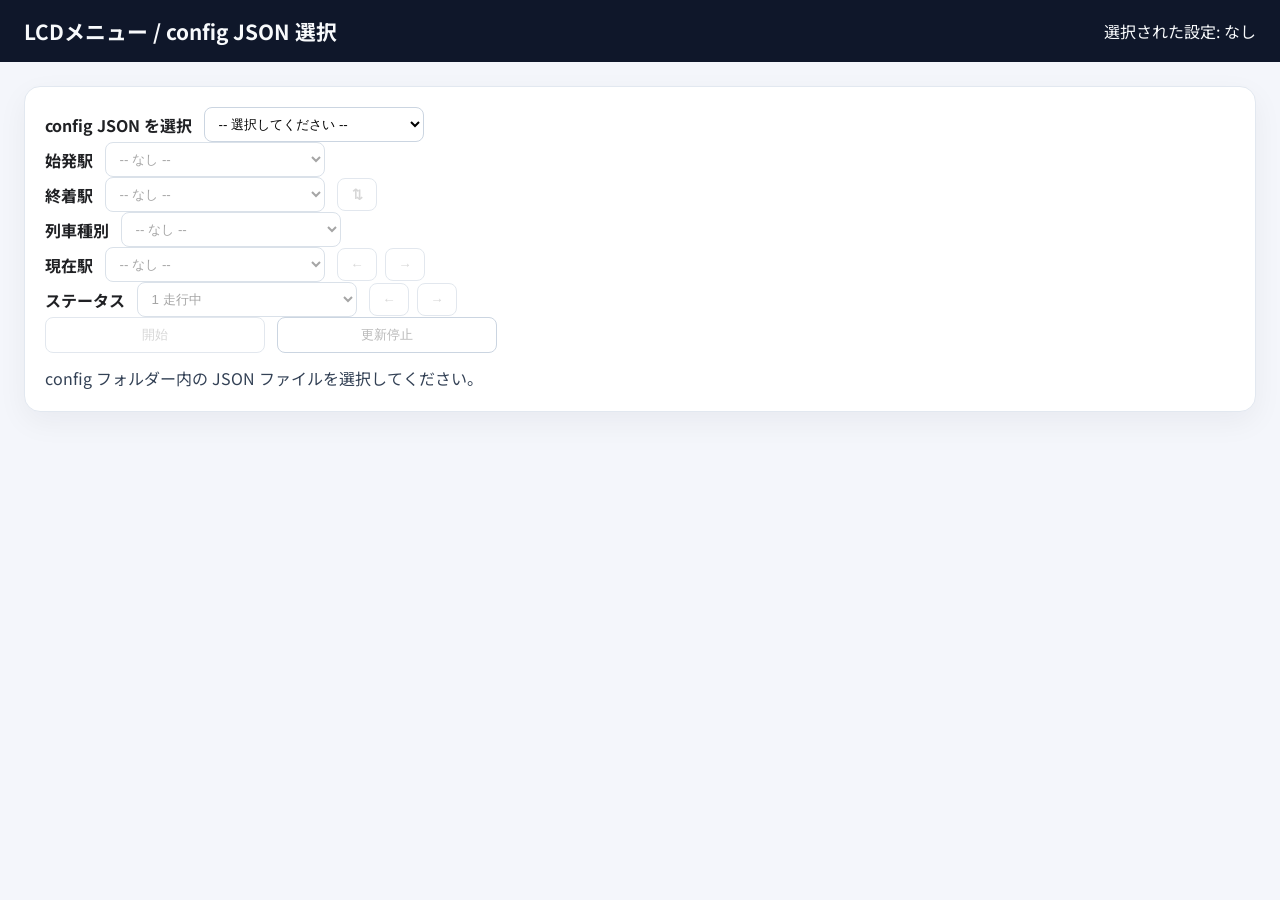
<file: index.html>
<!DOCTYPE html>
<html lang="ja">

    <head>
        <meta charset="UTF-8">
        <title>Train Info LCD Menu</title>
        <script src="./main.js" defer></script>
        <link rel="preconnect" href="https://fonts.googleapis.com">
        <link rel="preconnect" href="https://fonts.gstatic.com" crossorigin>
        <link href="https://fonts.googleapis.com/css2?family=M+PLUS+1:wght@100..900&family=M+PLUS+1p:wght@100;300;400;500;700;800;900&family=Noto+Sans+JP:wght@100..900&family=Public+Sans:ital,wght@0,100..900;1,100..900&display=swap" rel="stylesheet">
        <link rel="stylesheet" href="./menu.css" />
    </head>

    <body>
        <header>
            <h1>LCDメニュー / config JSON 選択</h1>
            <div id="selectedConfig">選択された設定: なし</div>
        </header>

        <main>
            <section class="card" id="menuSection">
                <div class="control-row">
                    <label for="configFile">config JSON を選択</label>
                    <select id="configFile">
                        <option value="">-- 選択してください --</option>
                    </select>
                </div>
                <div class="control-row">
                    <label for="originStation">始発駅</label>
                    <select id="originStation" disabled>
                        <option value="">-- なし --</option>
                    </select>
                </div>
                <div class="control-row">
                    <label for="terminalStation">終着駅</label>
                    <select id="terminalStation" disabled>
                        <option value="">-- なし --</option>
                    </select>
                    <div class="reverse-button">
                        <button id="reverseButton" disabled>⇅</button>
                    </div>
                </div>
                <div class="control-row">
                    <label for="trainType">列車種別</label>
                    <select id="trainType" disabled>
                        <option value="">-- なし --</option>
                    </select>
                </div>
                <div class="control-row">
                    <label for="currentStation">現在駅</label>
                    <select id="currentStation" disabled>
                        <option value="">-- なし --</option>
                    </select>
                    <div class="station-arrow-buttons">
                        <button id="prevStationButton" disabled>←</button>
                        <button id="nextStationButton" disabled>→</button>
                    </div>
                </div>
                <div class="control-row">
                    <label for="currentStatus">ステータス</label>
                    <select id="currentStatus" disabled>
                        <option value="0">1 走行中</option>
                        <option value="1">2 到着中</option>
                        <option value="2">3 停車中</option>
                        <option value="3">4 発車前</option>
                    </select>
                    <div class="status-arrow-buttons">
                        <button id="prevStatusButton" disabled>←</button>
                        <button id="nextStatusButton" disabled>→</button>
                    </div>
                </div>
                <div class="control-row">
                    <button id="startButton" disabled>開始</button>
                    <button id="pauseButton" disabled>更新停止</button>
                </div>
                <div id="status">config フォルダー内の JSON ファイルを選択してください。</div>
            </section>
        </main>
    </body>

</html>
</file>
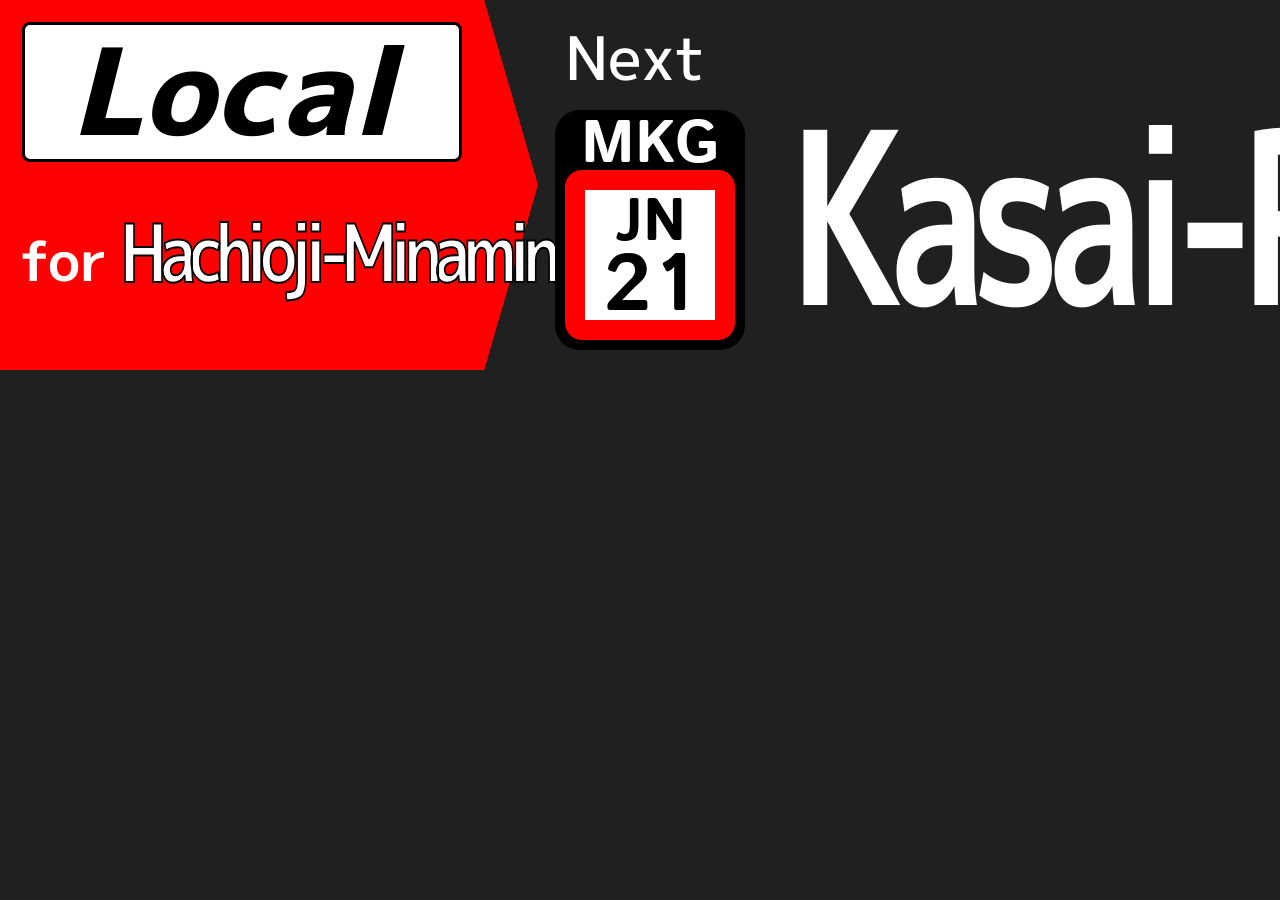
<file: config/pages/main01/index.html>
<!DOCTYPE html>
<html lang="ja">

    <head>
        <meta charset="UTF-8">
        <title>main01</title>
        <script src="./main01.js"></script>
        <link rel="stylesheet" href="./main01.css">
        <link rel="preconnect" href="https://fonts.googleapis.com">
        <link rel="preconnect" href="https://fonts.gstatic.com" crossorigin>
        <link href="https://fonts.googleapis.com/css2?family=M+PLUS+1:wght@100..900&family=M+PLUS+1p:wght@100;300;400;500;700;800;900&family=Noto+Sans+JP:wght@100..900&family=Public+Sans:ital,wght@0,100..900;1,100..900&display=swap&family=Istok+Web:ital,wght@0,400;0,700;1,400;1,700" rel="stylesheet">
    </head>

    <body>
        <div id="main">
            <!-- 種別・行先 -->
            <svg id="arrow" class="arrow"></svg>

            <div id="type-box" class="type-box">
                <p id="type-jp" class="type jp kana letter-4">各駅停車</p>
                <p id="type-en" class="type en">Local</p>
            </div>
            
            <p id="destination-jp" class="destination name jp kana letter-7-in-5">八王子みなみ野</p>
            <p id="destination-en" class="destination name en letter-7-in-5">Hachioji-Minamino</p>
            
            <p id="destination-pre-jp" class="destination pre jp kana">ゆき</p>
            <p id="destination-pre-en" class="destination pre en">for</p>
            
            <!-- 次駅ナンバリング -->
            <div id="numbering-box" class="with-sta-code">
                <p id="sta-code" class="numbering">MKG</p>
                <div id="numbering" class="numbering">
                    <p id="line-code" class="numbering">JN</p>
                    <p id="sta-number" class="numbering">21</p>
                </div>
            </div>
            
            <!-- 次駅名 -->
            <p id="sta-pre-jp" class="sta pre kana jp">次は</p>
            <p id="sta-pre-en" class="sta pre en">Next</p>
            
            <div id="sta-field">
                <p id="sta-name-jp" class="sta name jp letter-6">葛西臨海公園</p>
                <p id="sta-name-en" class="sta name en letter-6">Kasai-Rinkai-Park</p>
                <p id="sta-name-kana" class="sta name kana letter-6">かさいりんかいこうえん</p>
            </div>

            <p id="carNo"></p>
            <p id="time"></p>
        </div>
    </body>

</html>
</file>
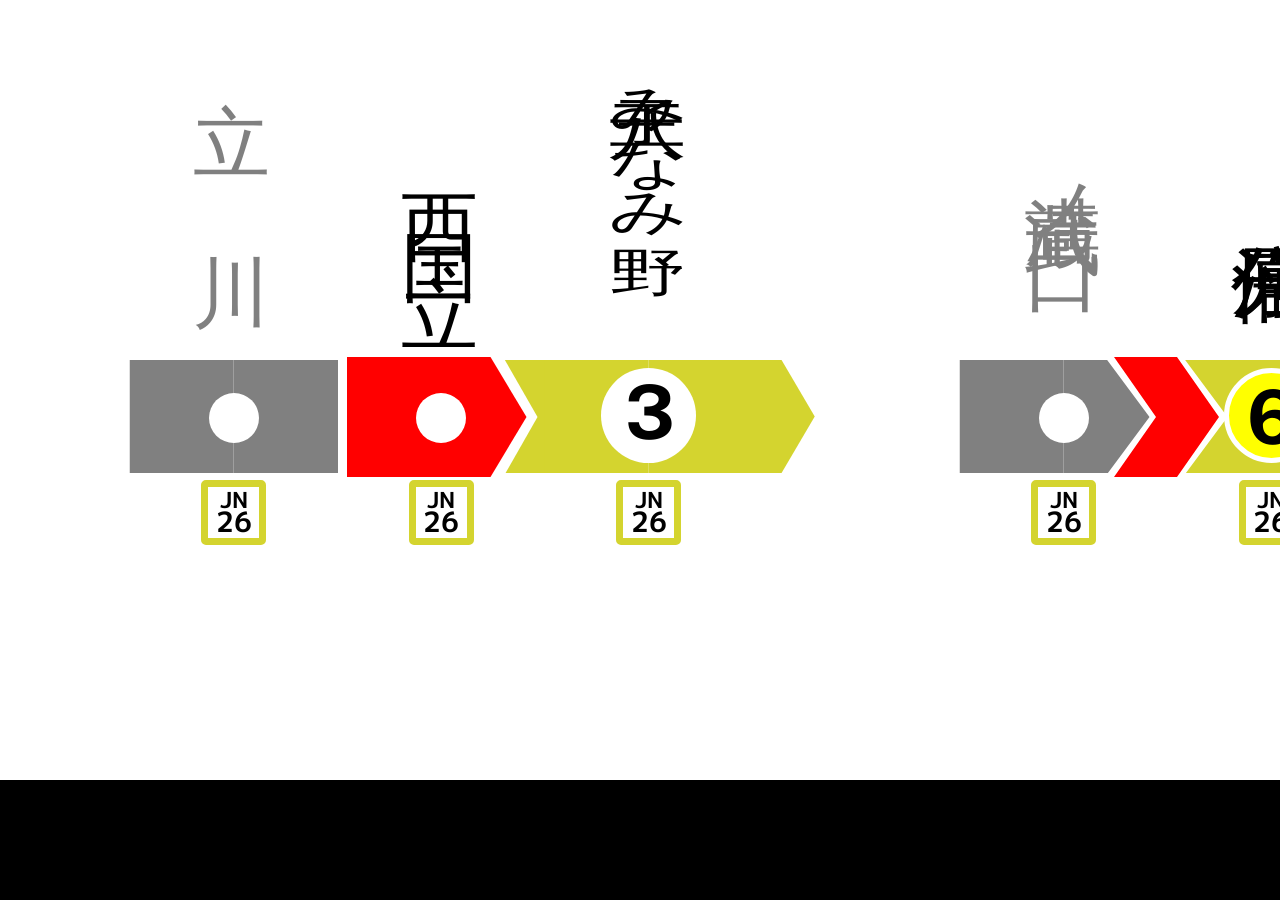
<file: config/pages/map01/index.html>
<!DOCTYPE html>
<html lang="ja">

<head>
    <meta charset="UTF-8">
    <title>map01</title>
    <link rel="stylesheet" href="./map01.css">
    <script src="./map01.js"></script>
    <link rel="preconnect" href="https://fonts.googleapis.com">
    <link rel="preconnect" href="https://fonts.gstatic.com" crossorigin>
    <link href="https://fonts.googleapis.com/css2?family=M+PLUS+1:wght@100..900&family=M+PLUS+1p:wght@100;300;400;500;700;800;900&family=Noto+Sans+JP:wght@100..900&family=Public+Sans:ital,wght@0,100..900;1,100..900&display=swap" rel="stylesheet">
</head>

<body>
    <!-- <div id="menu">
        南武線
    </div> -->
    <div id="lcd">

        <div id="info">
            <div id="detail-map">
                <svg width="0" height="0" style="position:absolute;">
                    <defs>
                        <!-- 0〜1 の範囲が 0%〜100% に対応します -->
                        <clipPath id="wave-right" clipPathUnits="objectBoundingBox">
                            <path d="M 0,0 
                                    L 0.9,0 
                                    C 0.6, 0.4, 1.2, 0.6, 0.9, 1 
                                    L 0,1 
                                    Z" />
                    </defs>
                </svg>
                <div id="dmc-01" class="dmc">
                    <div class="dmc-sta-name jp v-letter-2 grey">立川</div>
                    <div class="dmc-sta-name en grey">Tachikawa</div>
                    
                    <div class="dmc-line left grey terminal"></div>
                    <div class="dmc-line right grey"></div>
                    <div class="marker-border">
                        <div class="marker-main"></div>
                    </div>
                    <div class="dmc-numbering">
                        <p class="dmc-numbering-line-code">JN</p>
                        <p class="dmc-numbering-sta-number">26</p>
                    </div>
                    <div class="dmc-circle grey"></div>
                    <div class="dmc-transfer"></div>
                </div>
                <div id="dmc-02" class="dmc">
                    <div class="dmc-sta-name jp v-letter-3">西国立</div>
                    <div class="dmc-sta-name en two-row">Nishi-<br>Kunitachi</div>
                    
                    <div class="dmc-line left grey"></div>
                    <div class="dmc-line right"></div>
                    <div class="marker-border stopping">
                        <div class="marker-main stopping"></div>
                    </div>
                    <div class="dmc-numbering">
                        <p class="dmc-numbering-line-code">JN</p>
                        <p class="dmc-numbering-sta-number">26</p>
                    </div>
                    <div class="dmc-circle now"></div>
                    <div class="dmc-transfer"></div>
                </div>
                <div id="dmc-03" class="dmc">
                    <div class="dmc-sta-name jp v-letter-7">八王子みなみ野</div>
                    <div class="dmc-sta-name en two-row">Hachioji-<br>Minamino</div>
                    
                    <div class="dmc-line left"></div>
                    <div class="dmc-line right continue"></div>
                    <div class="marker-border">
                        <div class="marker-main"></div>
                    </div>
                    <div class="dmc-numbering">
                        <p class="dmc-numbering-line-code">JN</p>
                        <p class="dmc-numbering-sta-number">26</p>
                    </div>
                    <div class="dmc-circle">3</div>
                    <div class="dmc-transfer"></div>
                </div>
                <div id="dmc-04" class="dmc blank">
                    <div class="dmc-sta-name jp v-letter-6">葛西臨海公園</div>
                    <div class="dmc-sta-name en two-row">Kasai-<br>Rinkai Park</div>
                    
                    <div class="dmc-line left"></div>
                    <div class="dmc-line right grey"></div>
                    <div class="marker-border">
                        <div class="marker-main"></div>
                    </div>
                    <div class="dmc-numbering">
                        <p class="dmc-numbering-line-code">JN</p>
                        <p class="dmc-numbering-sta-number">26</p>
                    </div>
                    <div class="dmc-circle">4</div>
                    <div class="dmc-transfer"></div>
                </div>
                <div id="dmc-05" class="dmc">
                    <div class="dmc-sta-name jp v-letter-5 grey">武蔵溝ノ口</div>
                    <div class="dmc-sta-name en two-row grey">Musashi-<br>Mizonokuchi</div>
                    
                    <div class="dmc-line left grey"></div>
                    <div class="dmc-line right grey"></div>
                    <div class="marker-border">
                        <div class="marker-main"></div>
                    </div>
                    <div class="dmc-numbering">
                        <p class="dmc-numbering-line-code">JN</p>
                        <p class="dmc-numbering-sta-number">26</p>
                    </div>
                    <div class="dmc-circle grey"></div>
                    <div class="dmc-transfer"></div>
                </div>
                <div id="dmc-06" class="dmc">
                    <div class="dmc-sta-name jp v-letter-4">分倍河原</div>
                    <div class="dmc-sta-name en">Bubaigawara</div>

                    <div class="dmc-line left"></div>
                    <div class="dmc-line right"></div>
                    <div class="marker-border running">
                        <div class="marker-main running"></div>
                    </div>
                    <div class="dmc-numbering">
                        <p class="dmc-numbering-line-code">JN</p>
                        <p class="dmc-numbering-sta-number">26</p>
                    </div>
                    <div class="dmc-circle next">6</div>
                    <div class="dmc-transfer"></div>
                </div>
                <div id="dmc-07" class="dmc">
                    <div class="dmc-sta-name jp v-letter-4 grey">府中本町</div>
                    <div class="dmc-sta-name en two-row grey">Fuchu-<br>hommachi</div>

                    <div class="dmc-line left"></div>
                    <div class="dmc-line right omit"></div>
                    <div class="marker-border">
                        <div class="marker-main"></div>
                    </div>
                    <div class="dmc-numbering">
                        <p class="dmc-numbering-line-code">JN</p>
                        <p class="dmc-numbering-sta-number">26</p>
                    </div>
                    <div class="dmc-circle pass"></div>
                    <div class="dmc-transfer"></div>
                </div>
                <div id="dmc-08" class="dmc">
                    <div class="dmc-sta-name jp v-letter-3">南多摩</div>
                    <div class="dmc-sta-name en">Minami-Tama</div>

                    <div class="dmc-line left omit"></div>
                    <div class="dmc-line right end"></div>
                    <div class="marker-border">
                        <div class="marker-main"></div>
                    </div>
                    <div class="dmc-numbering">
                        <p class="dmc-numbering-line-code">JN</p>
                        <p class="dmc-numbering-sta-number">26</p>
                    </div>
                    <div class="dmc-circle">8</div>
                    <div class="dmc-transfer"></div>
                </div>
            </div>
        </div>
    </div>
</body>

</html>
</file>
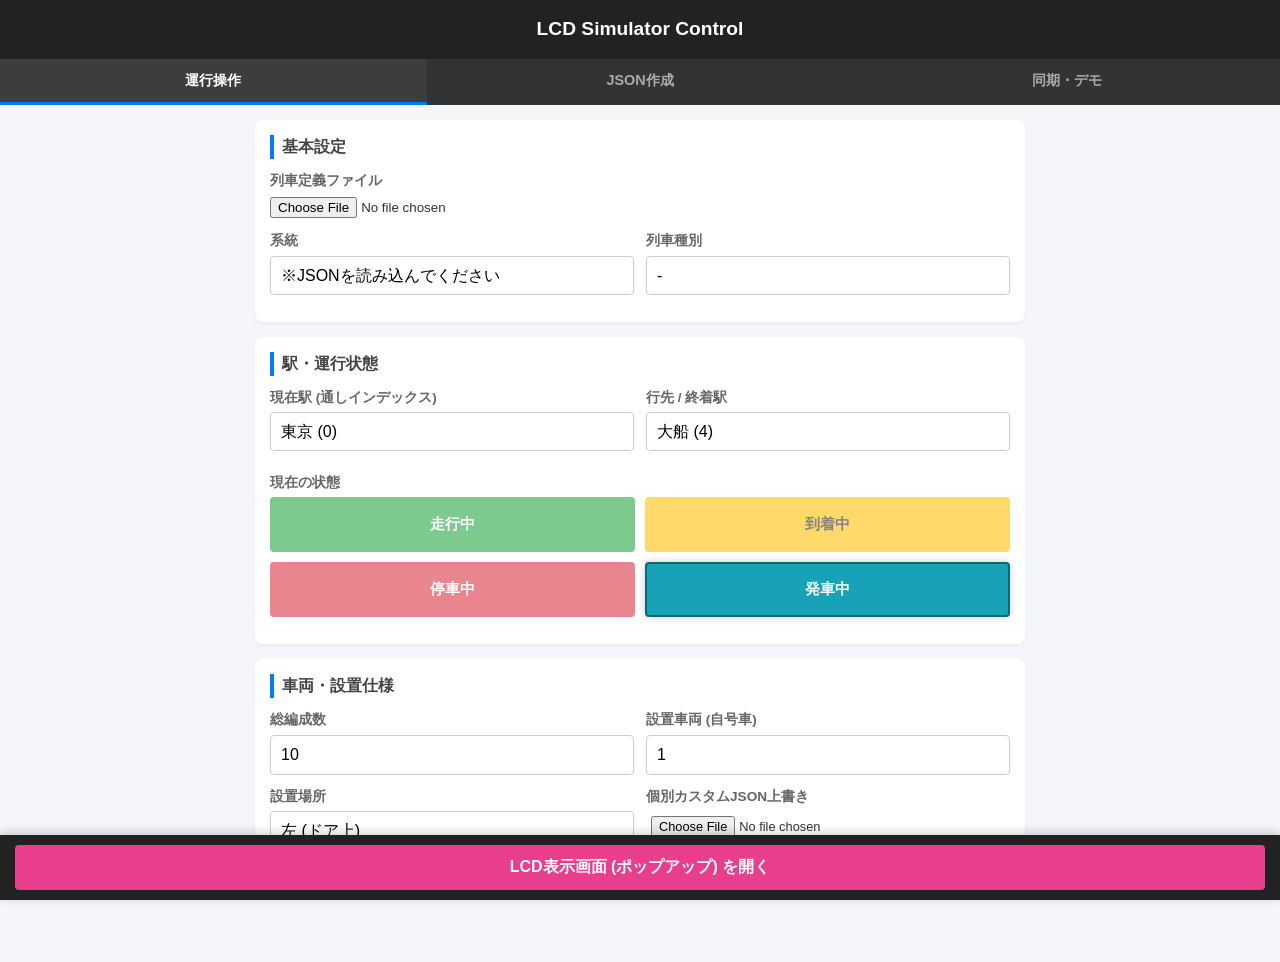
<file: home.html>
<!DOCTYPE html>
<html lang="ja">
<head>
    <meta charset="UTF-8">
    <meta name="viewport" content="width=device-width, initial-scale=1.0">
    <title>LCD Simulator - コントロールパネル</title>
    <style>
        :root {
            --bg-color: #f4f6f9;
            --panel-bg: #ffffff;
            --primary-color: #007bff;
            --primary-hover: #0056b3;
            --text-color: #333333;
            --border-color: #cccccc;
            --status-running: #28a745;
            --status-arriving: #ffc107;
            --status-stopping: #dc3545;
            --status-departing: #17a2b8;
        }

        * {
            box-sizing: border-box;
            margin: 0;
            padding: 0;
        }

        body {
            font-family: -apple-system, BlinkMacSystemFont, "Segoe UI", Roboto, "Helvetica Neue", Arial, sans-serif;
            background-color: var(--bg-color);
            color: var(--text-color);
            line-height: 1.5;
            padding-bottom: 20px;
        }

        header {
            background-color: #222;
            color: #fff;
            padding: 15px;
            text-align: center;
            font-size: 1.2rem;
            font-weight: bold;
            box-shadow: 0 2px 4px rgba(0,0,0,0.1);
        }

        /* タブナビゲーション（スマホ対応） */
        .tabs {
            display: flex;
            background-color: #333;
            sticky: top;
            z-index: 100;
        }

        .tab-btn {
            flex: 1;
            padding: 12px 5px;
            background: none;
            border: none;
            color: #aaa;
            font-size: 0.9rem;
            font-weight: bold;
            cursor: pointer;
            text-align: center;
            border-bottom: 3px solid transparent;
            transition: all 0.3s;
        }

        .tab-btn.active {
            color: #fff;
            border-bottom-color: var(--primary-color);
            background-color: rgba(255,255,255,0.05);
        }

        /* メインコンテンツエリア */
        .container {
            max-width: 800px;
            margin: 15px auto;
            padding: 0 15px;
        }

        .tab-content {
            display: none;
        }

        .tab-content.active {
            display: block;
        }

        /* パネル（カードスタイル） */
        .panel {
            background: var(--panel-bg);
            border-radius: 8px;
            padding: 15px;
            margin-bottom: 15px;
            box-shadow: 0 2px 4px rgba(0,0,0,0.05);
        }

        .panel-title {
            font-size: 1rem;
            font-weight: bold;
            margin-bottom: 12px;
            border-left: 4px solid var(--primary-color);
            padding-left: 8px;
            color: #444;
        }

        /* フォーム要素 */
        .form-group {
            margin-bottom: 12px;
        }

        .form-group label {
            display: block;
            font-size: 0.85rem;
            font-weight: bold;
            margin-bottom: 4px;
            color: #666;
        }

        select, input[type="text"], input[type="number"], url {
            width: 100%;
            padding: 10px;
            border: 1px solid var(--border-color);
            border-radius: 4px;
            font-size: 1rem;
            background-color: #fff;
            -webkit-appearance: none; /* iOS対策 */
        }

        /* グリッドレイアウト（スマホ時は1カラム、PC時は2カラム等） */
        .grid-2 {
            display: grid;
            grid-template-columns: repeat(auto-fit, minmax(240px, 1fr));
            gap: 12px;
        }

        /* ボタン類 */
        .btn {
            display: inline-block;
            width: 100%;
            padding: 12px;
            background-color: var(--primary-color);
            color: #fff;
            border: none;
            border-radius: 4px;
            font-size: 1rem;
            font-weight: bold;
            cursor: pointer;
            text-align: center;
            transition: background 0.2s;
        }

        .btn:hover {
            background-color: var(--primary-hover);
        }

        .btn-action {
            background-color: #6c757d;
        }

        /* 状態変更用の特殊グリッドボタン */
        .status-grid {
            display: grid;
            grid-template-columns: repeat(2, 1fr);
            gap: 10px;
        }

        .btn-status {
            padding: 15px 10px;
            font-size: 0.95rem;
            color: #fff;
            border: 2px solid transparent;
            opacity: 0.6;
        }

        .btn-status.active {
            opacity: 1;
            font-weight: bold;
            box-shadow: 0 0 8px rgba(0,0,0,0.2);
        }
        #status-running { background-color: var(--status-running); }
        #status-running.active { border-color: #115c24; }
        #status-arriving { background-color: var(--status-arriving); color: #333; }
        #status-arriving.active { border-color: #b58900; }
        #status-stopping { background-color: var(--status-stopping); }
        #status-stopping.active { border-color: #7c151f; }
        #status-departing { background-color: var(--status-departing); }
        #status-departing.active { border-color: #0f6674; }

        /* JSONプレビュー等 */
        textarea {
            width: 100%;
            height: 150px;
            font-family: monospace;
            font-size: 0.85rem;
            padding: 8px;
            border: 1px solid var(--border-color);
            border-radius: 4px;
            resize: vertical;
        }

        /* モニター起動エリア固定表示（スマホ用） */
        .launcher-zone {
            position: fixed;
            bottom: 0;
            left: 0;
            right: 0;
            background: #222;
            padding: 10px 15px;
            box-shadow: 0 -2px 10px rgba(0,0,0,0.2);
            z-index: 1000;
        }
        
        .body-padding {
            padding-bottom: 70px; /* ランチャーゾーンの被り回避 */
        }
    </style>
</head>
<body class="body-padding">

    <header>LCD Simulator Control</header>

    <nav class="tabs">
        <button class="tab-btn active" onclick="switchTab('tab-operation')">運行操作</button>
        <button class="tab-btn" onclick="switchTab('tab-editor')">JSON作成</button>
        <button class="tab-btn" onclick="switchTab('tab-sync-demo')">同期・デモ</button>
    </nav>

    <div class="container">
        
        <div id="tab-operation" class="tab-content active">
            <div class="panel">
                <div class="panel-title">基本設定</div>
                <div class="form-group">
                    <label>列車定義ファイル</label>
                    <input type="file" id="file-train-json" accept=".json" onchange="loadTrainJson(event)">
                </div>
                <div class="grid-2">
                    <div class="form-group">
                        <label>系統</label>
                        <select id="select-line-system"><option>※JSONを読み込んでください</option></select>
                    </div>
                    <div class="form-group">
                        <label>列車種別</label>
                        <select id="select-train-type"><option>-</option></select>
                    </div>
                </div>
            </div>

            <div class="panel">
                <div class="panel-title">駅・運行状態</div>
                <div class="grid-2">
                    <div class="form-group">
                        <label>現在駅 (通しインデックス)</label>
                        <select id="select-current-station" onchange="updateStationIndex()"><option>-</option></select>
                    </div>
                    <div class="form-group">
                        <label>行先 / 終着駅</label>
                        <select id="select-terminal-station"><option>-</option></select>
                    </div>
                </div>
                <div class="form-group" style="margin-top: 10px;">
                    <label>現在の状態</label>
                    <div class="status-grid">
                        <button id="status-running" class="btn btn-status" onclick="setStatus('running')">走行中</button>
                        <button id="status-arriving" class="btn btn-status" onclick="setStatus('arriving')">到着中</button>
                        <button id="status-stopping" class="btn btn-status" onclick="setStatus('stopping')">停車中</button>
                        <button id="status-departing" class="btn btn-status active" onclick="setStatus('departing')">発車中</button>
                    </div>
                </div>
            </div>

            <div class="panel">
                <div class="panel-title">車両・設置仕様</div>
                <div class="grid-2">
                    <div class="form-group">
                        <label>総編成数</label>
                        <input type="number" id="input-total-cars" value="10" min="1">
                    </div>
                    <div class="form-group">
                        <label>設置車両 (自号車)</label>
                        <input type="number" id="input-this-car" value="1" min="1">
                    </div>
                </div>
                <div class="grid-2">
                    <div class="form-group">
                        <label>設置場所</label>
                        <select id="select-position">
                            <option value="left" selected>左 (ドア上)</option>
                            <option value="right">右 (ドア上)</option>
                            <option value="front">前 (妻面・進行方向向き)</option>
                            <option value="back">後 (妻面・進行逆方向向き)</option>
                        </select>
                    </div>
                    <div class="form-group">
                        <label>個別カスタムJSON上書き</label>
                        <input type="file" accept=".json" style="font-size: 0.8rem; padding: 5px;">
                    </div>
                </div>
            </div>
        </div>

        <div id="tab-editor" class="tab-content">
            <div class="panel">
                <div class="panel-title">ビジュアルエディタ (随時コンポーネント拡張)</div>
                <p style="font-size: 0.85rem; color:#666; margin-bottom: 10px;">
                    GUIで直感的に各JSON（列車・路線・デザイン・乗換）を構築するエリアです。
                </p>
                <div class="form-group">
                    <label>編集ターゲット選択</label>
                    <select id="editor-target">
                        <option value="train">列車定義 JSON</option>
                        <option value="route">路線定義 JSON</option>
                        <option value="design">デザイン定義 JSON</option>
                    </select>
                </div>
                <div class="form-group">
                    <label>データプレビュー</label>
                    <textarea id="editor-preview" placeholder="ここに生成されたJSONがリアルタイムに表示されます。"></textarea>
                </div>
                <button class="btn btn-action" onclick="downloadJson()">JSONとしてダウンロード</button>
            </div>
        </div>

        <div id="tab-sync-demo" class="tab-content">
            <div class="panel">
                <div class="panel-title">外部連携 (Web Worker同期)</div>
                <div class="form-group">
                    <label>同期先URL</label>
                    <input type="text" id="sync-url" value="http://localhost:3000/status" placeholder="http://...">
                </div>
                <div class="grid-2">
                    <button id="btn-sync-toggle" class="btn" onclick="toggleSync()">外部同期を有効化</button>
                </div>
            </div>

            <div class="panel">
                <div class="panel-title">自動デモモード</div>
                <p style="font-size: 0.85rem; color:#666; margin-bottom: 10px;">
                    「走行中 ➔ 到着中 ➔ 停車中 ➔ 発車中」を自動でループさせます。
                </p>
                <div class="form-group">
                    <label>進行スピード倍率</label>
                    <select id="demo-speed">
                        <option value="1">等倍 (通常速度)</option>
                        <option value="2">2倍速 (サクサク)</option>
                        <option value="5">5倍速 (テスト用)</option>
                    </select>
                </div>
                <button id="btn-demo-toggle" class="btn style-demo" style="background-color: #6f42c1;" onclick="toggleDemo()">デモモード開始</button>
            </div>
        </div>

    </div>

    <div class="launcher-zone">
        <button class="btn" style="background-color: #e83e8c;" onclick="openLcdWindow()">LCD表示画面 (ポップアップ) を開く</button>
    </div>

    <script>
        // --- 状態管理オブジェクト ---
        let simState = {
            stationIndex: 0,
            status: 'departing',
            totalCars: 10,
            thisCar: 1,
            position: 'left',
            lineSystemId: '',
            trainTypeId: ''
        };

        let lcdWindow = null;
        let worker = null;
        let isSyncing = false;
        let isDemoMode = false;
        let demoTimer = null;

        // --- UI初期化用ダミーデータ (ファイル選択前のプレースホルダー) ---
        const dummyStations = ["東京 (0)", "品川 (1)", "川崎 (2)", "横浜 (3)", "大船 (4)"];

        window.onload = () => {
            initStationSelect(dummyStations);
        };

        function initStationSelect(stations) {
            const currentSelect = document.getElementById('select-current-station');
            const terminalSelect = document.getElementById('select-terminal-station');
            currentSelect.innerHTML = '';
            terminalSelect.innerHTML = '';
            
            stations.forEach((st, idx) => {
                let opt1 = new Option(st, idx);
                let opt2 = new Option(st, idx);
                currentSelect.add(opt1);
                terminalSelect.add(opt2);
            });
            terminalSelect.selectedIndex = stations.length - 1;
        }

        // --- タブ切り替えロジック ---
        function switchTab(tabId) {
            document.querySelectorAll('.tab-content').forEach(el => el.classList.remove('active'));
            document.querySelectorAll('.tab-btn').forEach(el => el.classList.remove('active'));
            
            document.getElementById(tabId).classList.add('active');
            event.target.classList.add('active');
        }

        // --- 状態変更ハンドラ ---
        function setStatus(newStatus) {
            simState.status = newStatus;
            document.querySelectorAll('.btn-status').forEach(btn => btn.classList.remove('active'));
            document.getElementById(`status-${newStatus}`).classList.add('active');
            syncToLcd();
        }

        function updateStationIndex() {
            simState.stationIndex = parseInt(document.getElementById('select-current-station').value);
            syncToLcd();
        }

        // --- LCD画面（ポップアップ）制御 ---
        function openLcdWindow() {
            // ハーフHDや16:9に近い横長サイズでポップアップを生成
            lcdWindow = window.open('', 'LcdMonitor', 'width=1280,height=720,menubar=no,toolbar=no,location=no,status=no');
            
            // 初回ポップアップ起動時に空のモックと受信体制をスクリプトで流し込む
            if (lcdWindow) {
                lcdWindow.document.write(`
                    <html>
                    <head>
                        <title>LCD Monitor View</title>
                        <style>
                            body { background: #000; color: #fff; display: flex; justify-content: center; align-items: center; height: 100vh; margin: 0; font-family: sans-serif; overflow: hidden; }
                            #mock-display { text-align: center; border: 2px solid #333; padding: 40px; border-radius: 10px; width: 80%; }
                            h1 { color: #007bff; margin-bottom: 20px; }
                        </style>
                    </head>
                    <body>
                        <div id="mock-display">
                            <h1>LCD再現画面 (ポップアップ)</h1>
                            <p>コントロールパネルからの信号を待機中...</p>
                            <div id="data-view" style="margin-top:20px; font-family:monospace; background:#222; padding:15px; border-radius:5px;"></div>
                        </div>
                        <script>
                            window.addEventListener('message', (event) => {
                                const state = event.data;
                                document.getElementById('data-view').innerHTML = JSON.stringify(state, null, 2);
                            });
                        <\/script>
                    </body>
                    </html>
                `);
                lcdWindow.document.close();
                setTimeout(syncToLcd, 500); // 起動後の初回データ送信
            }
        }

        // メインウィンドウからポップアップへのデータ送信（postMessage）
        function syncToLcd() {
            if (lcdWindow && !lcdWindow.closed) {
                // 各入力フォームの最新パラメータをマージ
                simState.totalCars = parseInt(document.getElementById('input-total-cars').value) || 10;
                simState.thisCar = parseInt(document.getElementById('input-this-car').value) || 1;
                simState.position = document.getElementById('select-position').value;
                
                lcdWindow.postMessage(simState, '*');
            }
        }

        // --- Web Worker による外部URL同期ロジック ---
        function toggleSync() {
            const btn = document.getElementById('btn-sync-toggle');
            const urlInput = document.getElementById('sync-url').value;

            if (isSyncing) {
                // 同期停止
                if (worker) {
                    worker.terminate();
                    worker = null;
                }
                isSyncing = false;
                btn.innerText = "外部同期を有効化";
                btn.style.backgroundColor = "var(--primary-color)";
            } else {
                // 同期開始 (インラインでWorkerコードを生成してBlob化)
                const workerCode = `
                    let timer = null;
                    self.onmessage = function(e) {
                        const { url, interval } = e.data;
                        if (timer) clearInterval(timer);
                        
                        timer = setInterval(async () => {
                            try {
                                const response = await fetch(url);
                                if (response.ok) {
                                    const data = await response.json();
                                    self.postMessage({ success: true, data: data });
                                }
                            } catch (error) {
                                self.postMessage({ success: false, error: error.message });
                            }
                        }, interval);
                    };
                `;

                const blob = new Blob([workerCode], { type: 'application/javascript' });
                worker = new Worker(URL.createObjectURL(blob));
                
                worker.onmessage = function(e) {
                    if (e.data.success) {
                        const externalData = e.data.data;
                        // マッピング仕様に基づき反映
                        if (externalData.stationIndex !== undefined && externalData.status !== undefined) {
                            document.getElementById('select-current-station').value = externalData.stationIndex;
                            simState.stationIndex = externalData.stationIndex;
                            setStatus(externalData.status);
                        }
                    }
                };

                worker.postMessage({ url: urlInput, interval: 1000 });
                isSyncing = true;
                btn.innerText = "同期中 (クリックで停止)";
                btn.style.backgroundColor = "var(--status-stopping)";
            }
        }

        // --- 自動デモモード制御 ---
        function toggleDemo() {
            const btn = document.getElementById('btn-demo-toggle');
            const statuses = ['running', 'arriving', 'stopping', 'departing'];
            const speedMultiplier = parseInt(document.getElementById('demo-speed').value) || 1;

            if (isDemoMode) {
                clearInterval(demoTimer);
                isDemoMode = false;
                btn.innerText = "デモモード開始";
                btn.style.backgroundColor = "#6f42c1";
            } else {
                isDemoMode = true;
                btn.innerText = "デモ停止";
                btn.style.backgroundColor = "var(--status-stopping)";

                let statusIdx = statuses.indexOf(simState.status);
                
                demoTimer = setInterval(() => {
                    statusIdx = (statusIdx + 1) % statuses.length;
                    
                    // 「発車中」から「走行中」に戻る瞬間に駅を1つ進める
                    if (statuses[statusIdx] === 'running') {
                        const stationSelect = document.getElementById('select-current-station');
                        let nextIdx = stationSelect.selectedIndex + 1;
                        if (nextIdx >= stationSelect.options.length) nextIdx = 0; // 終点に達したら最初に戻る
                        stationSelect.selectedIndex = nextIdx;
                        simState.stationIndex = nextIdx;
                    }
                    
                    setStatus(statuses[statusIdx]);
                }, 4000 / speedMultiplier); // 通常4秒ごとに状態変化（等倍時）
            }
        }

        // --- JSONダミーダウンロード (エディタ用プレースホルダー) ---
        function downloadJson() {
            const target = document.getElementById('editor-target').value;
            const content = document.getElementById('editor-preview').value || "{}";
            
            const blob = new Blob([content], { type: 'application/json' });
            const url = URL.createObjectURL(blob);
            const a = document.createElement('a');
            a.href = url;
            a.download = `custom_${target}_definition.json`;
            a.click();
            URL.revokeObjectURL(url);
        }

        // 列車定義JSON読み込み用（骨格のみ）
        function loadTrainJson(event) {
            const file = event.target.files[0];
            if (!file) return;
            const reader = new FileReader();
            reader.onload = function(e) {
                try {
                    const json = JSON.parse(e.target.result);
                    alert("列車定義を読み込みました（内部データとの紐付けをここに実装します）");
                    // 本番ではここで駅リストを取り出して initStationSelect() を叩く
                } catch(err) {
                    alert("JSONのパースに失敗しました。");
                }
            };
            reader.readAsText(file);
        }
    </script>
</body>
</html>
</file>
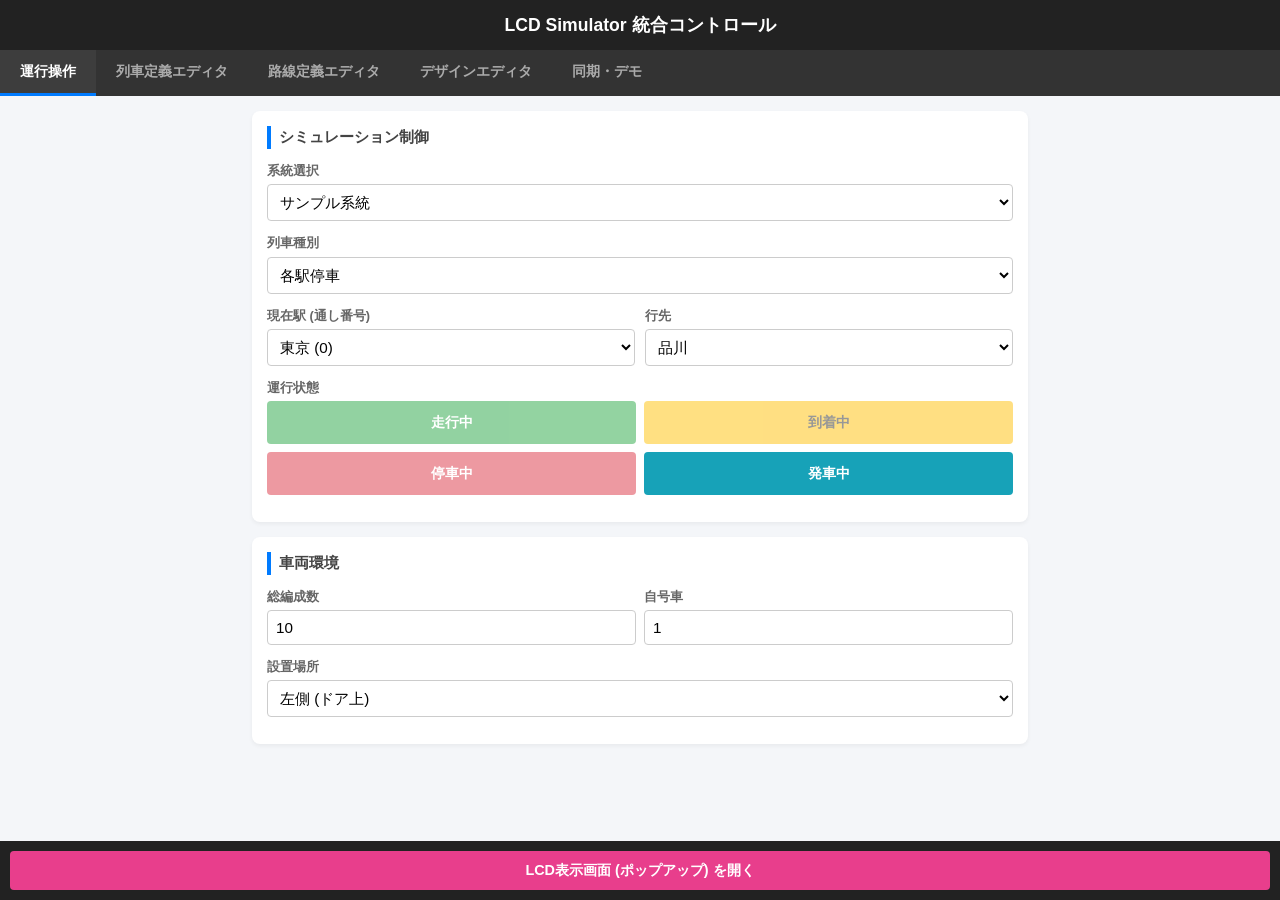
<file: home02.html>
<!DOCTYPE html>
<html lang="ja">
<head>
    <meta charset="UTF-8">
    <meta name="viewport" content="width=device-width, initial-scale=1.0">
    <title>LCD Simulator - 統合コントロールパネル</title>
    <style>
        :root {
            --bg-color: #f4f6f9;
            --panel-bg: #ffffff;
            --primary-color: #007bff;
            --primary-hover: #0056b3;
            --text-color: #333333;
            --border-color: #cccccc;
            --status-running: #28a745;
            --status-arriving: #ffc107;
            --status-stopping: #dc3545;
            --status-departing: #17a2b8;
            --accent-color: #e83e8c;
        }

        * { box-sizing: border-box; margin: 0; padding: 0; }
        body {
            font-family: -apple-system, BlinkMacSystemFont, "Segoe UI", Roboto, sans-serif;
            background-color: var(--bg-color);
            color: var(--text-color);
            line-height: 1.5;
            padding-bottom: 80px;
        }

        header {
            background-color: #222;
            color: #fff;
            padding: 12px;
            text-align: center;
            font-size: 1.1rem;
            font-weight: bold;
        }

        /* 横スクロール対応タブナビゲーション（スマホ対策） */
        .tabs {
            display: flex;
            background-color: #333;
            overflow-x: auto;
            white-space: nowrap;
            sticky: top;
            z-index: 100;
            -webkit-overflow-scrolling: touch;
        }
        .tabs::-webkit-scrollbar { display: none; } /* スクロールバー非表示 */

        .tab-btn {
            flex: 0 0 auto;
            padding: 12px 20px;
            background: none;
            border: none;
            color: #aaa;
            font-size: 0.9rem;
            font-weight: bold;
            cursor: pointer;
            border-bottom: 3px solid transparent;
            transition: all 0.2s;
        }
        .tab-btn.active {
            color: #fff;
            border-bottom-color: var(--primary-color);
            background-color: rgba(255,255,255,0.05);
        }

        .container { max-width: 800px; margin: 15px auto; padding: 0 12px; }
        .tab-content { display: none; }
        .tab-content.active { display: block; }

        /* パネル構造 */
        .panel {
            background: var(--panel-bg);
            border-radius: 8px;
            padding: 15px;
            margin-bottom: 15px;
            box-shadow: 0 2px 4px rgba(0,0,0,0.05);
        }
        .panel-title {
            font-size: 0.95rem;
            font-weight: bold;
            margin-bottom: 12px;
            border-left: 4px solid var(--primary-color);
            padding-left: 8px;
            color: #444;
            display: flex;
            justify-content: space-between;
            align-items: center;
        }

        /* ソース管理エリア（新規・読込・サーバー） */
        .source-manager {
            background: #e9ecef;
            padding: 10px;
            border-radius: 6px;
            margin-bottom: 15px;
            font-size: 0.85rem;
        }
        .source-actions {
            display: grid;
            grid-template-columns: repeat(auto-fit, minmax(120px, 1fr));
            gap: 8px;
            margin-top: 6px;
        }

        /* フォーム共通 */
        .form-group { margin-bottom: 12px; }
        .form-group label {
            display: block;
            font-size: 0.8rem;
            font-weight: bold;
            margin-bottom: 4px;
            color: #666;
        }
        .lang-group {
            display: grid;
            grid-template-columns: repeat(auto-fit, minmax(130px, 1fr));
            gap: 6px;
            background: #f8f9fa;
            padding: 8px;
            border-radius: 4px;
            border: 1px dashed #ddd;
        }
        select, input[type="text"], input[type="number"], input[type="color"] {
            width: 100%;
            padding: 8px;
            border: 1px solid var(--border-color);
            border-radius: 4px;
            font-size: 0.95rem;
            background-color: #fff;
        }
        input[type="color"] { height: 38px; padding: 2px; }

        /* 動的リストカード */
        .card-item {
            border: 1px solid #dee2e6;
            border-radius: 6px;
            padding: 10px;
            margin-bottom: 10px;
            background: #fff;
            position: relative;
        }
        .card-header-title { font-size: 0.85rem; font-weight: bold; color: #495057; margin-bottom: 6px; }

        /* ボタン */
        .btn {
            display: inline-block;
            width: 100%;
            padding: 10px;
            background-color: var(--primary-color);
            color: #fff;
            border: none;
            border-radius: 4px;
            font-size: 0.9rem;
            font-weight: bold;
            cursor: pointer;
            text-align: center;
        }
        .btn:hover { background-color: var(--primary-hover); }
        .btn-sm { padding: 4px 8px; font-size: 0.75rem; width: auto; }
        .btn-danger { background-color: var(--status-stopping); }
        .btn-success { background-color: var(--status-running); }
        
        .status-grid { display: grid; grid-template-columns: repeat(2, 1fr); gap: 8px; }
        .btn-status { padding: 12px; font-size: 0.9rem; color: #fff; opacity: 0.5; }
        .btn-status.active { opacity: 1; font-weight: bold; }
        #status-running { background: var(--status-running); }
        #status-arriving { background: var(--status-arriving); color: #333; }
        #status-stopping { background: var(--status-stopping); }
        #status-departing { background: var(--status-departing); }

        /* 下部固定ランチャー */
        .launcher-zone {
            position: fixed; bottom: 0; left: 0; right: 0;
            background: #222; padding: 10px; z-index: 1000;
        }
    </style>
</head>
<body>

    <header>LCD Simulator 統合コントロール</header>

    <nav class="tabs" id="main-tabs">
        <button class="tab-btn active" onclick="switchTab('tab-operation')">運行操作</button>
        <button class="tab-btn" onclick="switchTab('tab-train-editor')">列車定義エディタ</button>
        <button class="tab-btn" onclick="switchTab('tab-route-editor')">路線定義エディタ</button>
        <button class="tab-btn" onclick="switchTab('tab-design-editor')">デザインエディタ</button>
        <button class="tab-btn" onclick="switchTab('tab-sync-demo')">同期・デモ</button>
    </nav>

    <div class="container">
        
        <div id="tab-operation" class="tab-content active">
            <div class="panel">
                <div class="panel-title">シミュレーション制御</div>
                <div class="form-group">
                    <label>系統選択</label>
                    <select id="op-line-system" onchange="syncToLcd()"><option value="default">サンプル系統</option></select>
                </div>
                <div class="form-group">
                    <label>列車種別</label>
                    <select id="op-train-type" onchange="syncToLcd()"><option value="local">各駅停車</option></select>
                </div>
                <div class="grid-2" style="display:grid; grid-template-columns:1fr 1fr; gap:10px;">
                    <div class="form-group">
                        <label>現在駅 (通し番号)</label>
                        <select id="op-current-station" onchange="syncToLcd()"><option value="0">東京 (0)</option><option value="1">品川 (1)</option></select>
                    </div>
                    <div class="form-group">
                        <label>行先</label>
                        <select id="op-terminal-station" onchange="syncToLcd()"><option value="1">品川</option></select>
                    </div>
                </div>
                <div class="form-group">
                    <label>運行状態</label>
                    <div class="status-grid">
                        <button id="status-running" class="btn btn-status" onclick="setStatus('running')">走行中</button>
                        <button id="status-arriving" class="btn btn-status" onclick="setStatus('arriving')">到着中</button>
                        <button id="status-stopping" class="btn btn-status" onclick="setStatus('stopping')">停車中</button>
                        <button id="status-departing" class="btn btn-status active" onclick="setStatus('departing')">発車中</button>
                    </div>
                </div>
            </div>

            <div class="panel">
                <div class="panel-title">車両環境</div>
                <div class="status-grid">
                    <div class="form-group"><label>総編成数</label><input type="number" id="op-total-cars" value="10" onchange="syncToLcd()"></div>
                    <div class="form-group"><label>自号車</label><input type="number" id="op-this-car" value="1" onchange="syncToLcd()"></div>
                </div>
                <div class="form-group">
                    <label>設置場所</label>
                    <select id="op-position" onchange="syncToLcd()">
                        <option value="left">左側 (ドア上)</option><option value="right">右側 (ドア上)</option>
                        <option value="front">前行 (妻面)</option><option value="back">後行 (妻面)</option>
                    </select>
                </div>
            </div>
        </div>

        <div id="tab-train-editor" class="tab-content">
            <div class="source-manager">
                <strong>列車定義データソース管理</strong>
                <div class="source-actions">
                    <button class="btn btn-sm btn-success" onclick="clearForm('train')">新規作成</button>
                    <input type="file" id="upload-train" accept=".json" style="display:none" onchange="uploadJson(this, 'train')">
                    <button class="btn btn-sm" onclick="document.getElementById('upload-train').click()">スマホから読込</button>
                    <select id="server-train" onchange="loadServerPreset(this, 'train')">
                        <option value="">-- サーバから選択 --</option>
                        <option value="preset-e233">E233系 標準設定</option>
                    </select>
                </div>
            </div>

            <div class="panel">
                <div class="panel-title">路線系統総称 (多言語)</div>
                <div class="lang-group">
                    <div class="form-group"><label>日本語</label><input type="text" id="tr-name-ja"></div>
                    <div class="form-group"><label>英語</label><input type="text" id="tr-name-en"></div>
                    <div class="form-group"><label>かな</label><input type="text" id="tr-name-kana"></div>
                    <div class="form-group"><label>中国語</label><input type="text" id="tr-name-zh"></div>
                    <div class="form-group"><label>韓国語</label><input type="text" id="tr-name-ko"></div>
                </div>
            </div>

            <div class="panel">
                <div class="panel-title">系統リスト <button class="btn btn-sm btn-success" onclick="addTrainSystem()">+ 追加</button></div>
                <div id="train-systems-container"></div>
            </div>

            <div class="panel">
                <div class="panel-title">種別リスト <button class="btn btn-sm btn-success" onclick="addTrainType()">+ 追加</button></div>
                <div id="train-types-container"></div>
            </div>
            <button class="btn style-demo" onclick="downloadConfig('train')">列車定義JSONを保存 (DL)</button>
        </div>

        <div id="tab-route-editor" class="tab-content">
            <div class="source-manager">
                <strong>路線定義データソース管理</strong>
                <div class="source-actions">
                    <button class="btn btn-sm btn-success" onclick="clearForm('route')">新規作成</button>
                    <input type="file" id="upload-route" accept=".json" style="display:none" onchange="uploadJson(this, 'route')">
                    <button class="btn btn-sm" onclick="document.getElementById('upload-route').click()">スマホから読込</button>
                    <select id="server-route" onchange="loadServerPreset(this, 'route')">
                        <option value="">-- サーバから選択 --</option>
                        <option value="preset-tokaido">東海道線 サンプル</option>
                    </select>
                </div>
            </div>

            <div class="panel">
                <div class="panel-title">基本連携定義</div>
                <div class="form-group">
                    <label>乗換路線定義JSON参照パス</label>
                    <input type="text" id="rt-transfer-path" value="transfer/default.json">
                </div>
            </div>

            <div class="panel">
                <div class="panel-title">駅リスト (下り方向順に定義) <button class="btn btn-sm btn-success" onclick="addRouteStation()">+ 駅を追加</button></div>
                <div id="route-stations-container"></div>
            </div>
            <button class="btn style-demo" onclick="downloadConfig('route')">路線定義JSONを保存 (DL)</button>
        </div>

        <div id="tab-design-editor" class="tab-content">
            <div class="source-manager">
                <strong>デザイン定義データソース管理</strong>
                <div class="source-actions">
                    <button class="btn btn-sm btn-success" onclick="clearForm('design')">新規作成</button>
                    <input type="file" id="upload-design" accept=".json" style="display:none" onchange="uploadJson(this, 'design')">
                    <button class="btn btn-sm" onclick="document.getElementById('upload-design').click()">スマホから読込</button>
                    <select id="server-design" onchange="loadServerPreset(this, 'design')">
                        <option value="">-- サーバから選択 --</option>
                        <option value="preset-square">標準スクエアパターン</option>
                    </select>
                </div>
            </div>

            <div class="panel">
                <div class="panel-title">メインテンプレート設定</div>
                <div class="form-group">
                    <label>メインエリアHTMLパス</label>
                    <input type="text" id="ds-main-path" value="main/pattern1.html">
                </div>
                <label style="font-size:0.8rem; font-weight:bold; color:#666;">各言語の表示時間設定 (秒)</label>
                <div class="lang-group">
                    <div class="form-group"><label>日本語</label><input type="number" id="ds-time-ja" value="3" step="0.1"></div>
                    <div class="form-group"><label>英語</label><input type="number" id="ds-time-en" value="3" step="0.1"></div>
                    <div class="form-group"><label>かな</label><input type="number" id="ds-time-kana" value="2" step="0.1"></div>
                    <div class="form-group"><label>中国語</label><input type="number" id="ds-time-zh" value="3" step="0.1"></div>
                    <div class="form-group"><label>韓国語</label><input type="number" id="ds-time-ko" value="3" step="0.1"></div>
                </div>
            </div>

            <div class="panel">
                <div class="panel-title">UIテキスト辞書（次駅表現など）</div>
                <div class="form-group">
                    <label>「つぎは」の各言語表現</label>
                    <div class="lang-group">
                        <input type="text" id="ds-dict-next-ja" value="つぎは">
                        <input type="text" id="ds-dict-next-en" value="Next">
                        <input type="text" id="ds-dict-next-kana" value="つぎは">
                        <input type="text" id="ds-dict-next-zh" value="下一站">
                        <input type="text" id="ds-dict-next-ko" value="다음은">
                    </div>
                </div>
            </div>
            <button class="btn style-demo" onclick="downloadConfig('design')">デザイン定義JSONを保存 (DL)</button>
        </div>

        <div id="tab-sync-demo" class="tab-content">
            <div class="panel">
                <div class="panel-title">外部同期 (Web Worker)</div>
                <div class="form-group">
                    <label>同期URL</label>
                    <input type="text" id="sync-url" value="http://localhost:3000/status">
                </div>
                <button id="btn-sync-toggle" class="btn" onclick="toggleSync()">同期を開始</button>
            </div>
            <div class="panel">
                <div class="panel-title">自動デモシミュレーション</div>
                <div class="form-group">
                    <label>倍速設定</label>
                    <select id="demo-speed"><option value="1">等倍速度</option><option value="2">2倍速</option><option value="5">5倍速</option></select>
                </div>
                <button id="btn-demo-toggle" class="btn" style="background:#6f42c1;" onclick="toggleDemo()">デモモード開始</button>
            </div>
        </div>

    </div>

    <div class="launcher-zone">
        <button class="btn" style="background: var(--accent-color);" onclick="openLcdWindow()">LCD表示画面 (ポップアップ) を開く</button>
    </div>

    <script>
        // --- 内部状態・データ管理オブジェクト ---
        let simState = { stationIndex: 0, status: 'departing', totalCars: 10, thisCar: 1, position: 'left' };
        let lcdWindow = null;
        let worker = null;
        let isSyncing = false;
        let isDemoMode = false;
        let demoTimer = null;

        // タブ切り替え
        function switchTab(tabId) {
            document.querySelectorAll('.tab-content').forEach(el => el.classList.remove('active'));
            document.querySelectorAll('.tab-btn').forEach(el => el.classList.remove('active'));
            document.getElementById(tabId).classList.add('active');
            
            // クリックされたボタンの特定とアクティブ化
            const targetBtn = Array.from(document.querySelectorAll('.tab-btn')).find(btn => btn.getAttribute('onclick').includes(tabId));
            if(targetBtn) targetBtn.classList.add('active');
        }

        function setStatus(status) {
            simState.status = status;
            document.querySelectorAll('.btn-status').forEach(b => b.classList.remove('active'));
            document.getElementById(`status-${status}`).classList.add('active');
            syncToLcd();
        }

        // --- 各定義のビジュアルフォーム動的生成ロジック ---

        // 1. 列車定義: 系統リストの追加
        function addTrainSystem(data = {}) {
            const container = document.getElementById('train-systems-container');
            const id = data.id || `sys_${Date.now()}`;
            const div = document.createElement('div');
            div.className = 'card-item';
            div.innerHTML = `
                <div class="card-header-title">系統設定 (ID: ${id})</div>
                <div class="form-group"><label>系統名 (日本語)</label><input type="text" class="sys-name-ja" value="${data.nameJa || ''}"></div>
                <div class="form-group"><label>路線定義JSONパス</label><input type="text" class="sys-route-path" value="${data.routePath || 'route/line1.json'}"></div>
                <div style="display:grid; grid-template-columns:1fr 1fr; gap:6px;">
                    <div class="form-group"><label>ラインカラー</label><input type="color" class="sys-color" value="${data.color || '#007bff'}"></div>
                    <div class="form-group"><label>文字色</label><select class="sys-text-color"><option value="white" ${data.textColor==='white'?'selected':''}>白</option><option value="black" ${data.textColor==='black'?'selected':''}>黒</option></select></div>
                </div>
                <button class="btn btn-sm btn-danger" onclick="this.parentElement.remove()">削除</button>
            `;
            container.appendChild(div);
        }

        // 2. 列車定義: 種別リストの追加
        function addTrainType(data = {}) {
            const container = document.getElementById('train-types-container');
            const id = data.id || `type_${Date.now()}`;
            const div = document.createElement('div');
            div.className = 'card-item';
            div.innerHTML = `
                <div class="card-header-title">列車種別デザイン設定 (ID: ${id})</div>
                <div class="form-group"><label>種別名 (日本語)</label><input type="text" class="type-name-ja" value="${data.nameJa || ''}"></div>
                <div style="display:grid; grid-template-columns:1fr 1fr 1fr; gap:4px;">
                    <div class="form-group"><label>背景</label><input type="color" class="type-bg" value="${data.bg || '#ff0000'}"></div>
                    <div class="form-group"><label>文字</label><input type="color" class="type-fg" value="${data.fg || '#ffffff'}"></div>
                    <div class="form-group"><label>輪郭</label><input type="color" class="type-stroke" value="${data.stroke || '#000000'}"></div>
                </div>
                <button class="btn btn-sm btn-danger" onclick="this.parentElement.remove()">削除</button>
            `;
            container.appendChild(div);
        }

        // 3. 路線定義: 駅リストの追加
        function addRouteStation(data = {}) {
            const container = document.getElementById('route-stations-container');
            const div = document.createElement('div');
            div.className = 'card-item';
            div.innerHTML = `
                <div class="form-group"><label>駅名 (日本語)</label><input type="text" class="st-name-ja" value="${data.nameJa || ''}"></div>
                <div class="form-group"><label>駅ナンバリング (例: JN-01)</label><input type="text" class="st-number" value="${data.number || ''}"></div>
                <div class="form-group"><label>デフォルト到着番線</label><input type="text" class="st-track" value="${data.track || '1'}"></div>
                <button class="btn btn-sm btn-danger" onclick="this.parentElement.remove()">この駅を削除</button>
            `;
            container.appendChild(div);
        }

        // フォームクリア（新規作成）
        function clearForm(type) {
            if (type === 'train') {
                document.querySelectorAll('#tab-train-editor input[type="text"]').forEach(i => i.value = '');
                document.getElementById('train-systems-container').innerHTML = '';
                document.getElementById('train-types-container').innerHTML = '';
            } else if (type === 'route') {
                document.getElementById('route-stations-container').innerHTML = '';
            }
        }

        // スマホ/PCからのアップロード処理（読み込み・自動フォーム展開）
        function uploadJson(input, type) {
            const file = input.files[0];
            if (!file) return;
            const reader = new FileReader();
            reader.onload = function(e) {
                try {
                    const json = JSON.parse(e.target.result);
                    parseAndFillForm(json, type);
                } catch (err) { alert("JSONの解析に失敗しました。"); }
            };
            reader.readAsText(file);
        }

        // サーバーからのプリセット模擬読み込み
        function loadServerPreset(select, type) {
            if (!select.value) return;
            // 実際はここでサーバーへfetchを行う想定。ここではモックデータを流し込む
            let mockData = {};
            if (type === 'train') {
                mockData = {
                    nameJa: "JR南武線", nameEn: "Nambu Line",
                    systems: [{ id: "sys_1", nameJa: "川崎〜立川", color: "#ffd700", textColor: "black" }],
                    types: [{ id: "type_1", nameJa: "快速", bg: "#ff0000", fg: "#ffffff", stroke: "#000000" }]
                };
            } else if (type === 'route') {
                mockData = {
                    stations: [{ nameJa: "川崎", number: "JN-01", track: "1" }, { nameJa: "尻手", number: "JN-02", track: "2" }]
                };
            }
            parseAndFillForm(mockData, type);
        }

        // データを解析してビジュアルフォームにバインド
        function parseAndFillForm(data, type) {
            clearForm(type);
            if (type === 'train') {
                document.getElementById('tr-name-ja').value = data.nameJa || '';
                document.getElementById('tr-name-en').value = data.nameEn || '';
                if(data.systems) data.systems.forEach(s => addTrainSystem(s));
                if(data.types) data.types.forEach(t => addTrainType(t));
            } else if (type === 'route') {
                if(data.stations) data.stations.forEach(st => addRouteStation(st));
            }
            alert("データをフォームに展開しました。編集可能です。");
        }

        // ビジュアルフォームからデータをまとめてJSONとしてダウンロード
        function downloadConfig(type) {
            let outputData = {};
            if (type === 'train') {
                outputData.nameJa = document.getElementById('tr-name-ja').value;
                outputData.nameEn = document.getElementById('tr-name-en').value;
                outputData.systems = [];
                document.querySelectorAll('#train-systems-container .card-item').forEach(el => {
                    outputData.systems.push({
                        nameJa: el.querySelector('.sys-name-ja').value,
                        routePath: el.querySelector('.sys-route-path').value,
                        color: el.querySelector('.sys-color').value,
                        textColor: el.querySelector('.sys-text-color').value
                    });
                });
            }
            
            const blob = new Blob([JSON.stringify(outputData, null, 2)], { type: 'application/json' });
            const a = document.createElement('a');
            a.href = URL.createObjectURL(blob);
            a.download = `${type}_definition.json`;
            a.click();
        }

        // --- ポップアップウィンドウ制御 & 通信関係 ---
        function openLcdWindow() {
            lcdWindow = window.open('', 'LcdMonitor', 'width=1280,height=720');
            if (lcdWindow) {
                lcdWindow.document.write(`
                    <html><body style="background:#000;color:#fff;display:flex;justify-content:center;align-items:center;height:100vh;margin:0;font-family:sans-serif;">
                        <div style="text-align:center;border:2px solid #333;padding:40px;border-radius:10px;width:80%;">
                            <h1>LCD表示画面 (待機中)</h1>
                            <div id="data-view" style="font-family:monospace;background:#222;padding:15px;text-align:left;"></div>
                        </div>
                        <script>
                            window.addEventListener('message', (e) => {
                                document.getElementById('data-view').innerHTML = '<pre>' + JSON.stringify(e.data, null, 2) + '</pre>';
                            });
                        <\/script>
                    </body></html>
                `);
                lcdWindow.document.close();
                setTimeout(syncToLcd, 500);
            }
        }

        function syncToLcd() {
            if (lcdWindow && !lcdWindow.closed) {
                simState.totalCars = parseInt(document.getElementById('op-total-cars').value) || 10;
                simState.thisCar = parseInt(document.getElementById('op-this-car').value) || 1;
                simState.position = document.getElementById('op-position').value;
                simState.stationIndex = parseInt(document.getElementById('op-current-station').value) || 0;
                lcdWindow.postMessage(simState, '*');
            }
        }

        // --- Web Worker 同期 / デモロジック（省略なしで維持） ---
        function toggleSync() {
            const btn = document.getElementById('btn-sync-toggle');
            if (isSyncing) {
                if (worker) worker.terminate();
                isSyncing = false;
                btn.innerText = "同期を開始";
                btn.style.background = "var(--primary-color)";
            } else {
                const workerCode = `
                    let t = null;
                    self.onmessage = function(e) {
                        t = setInterval(async () => {
                            try {
                                const r = await fetch(e.data.url);
                                if (r.ok) { const d = await r.json(); self.postMessage({ success: true, data: d }); }
                            } catch (err) { self.postMessage({ success: false }); }
                        }, 1000);
                    };
                `;
                const blob = new Blob([workerCode], { type: 'application/javascript' });
                worker = new Worker(URL.createObjectURL(blob));
                worker.onmessage = function(e) {
                    if (e.data.success && e.data.data.stationIndex !== undefined) {
                        document.getElementById('op-current-station').value = e.data.data.stationIndex;
                        setStatus(e.data.data.status);
                    }
                };
                worker.postMessage({ url: document.getElementById('sync-url').value });
                isSyncing = true;
                btn.innerText = "同期中 (停止)";
                btn.style.background = "var(--status-stopping)";
            }
        }

        function toggleDemo() {
            const btn = document.getElementById('btn-demo-toggle');
            const states = ['running', 'arriving', 'stopping', 'departing'];
            const speed = parseInt(document.getElementById('demo-speed').value) || 1;

            if (isDemoMode) {
                clearInterval(demoTimer);
                isDemoMode = false;
                btn.innerText = "デモモード開始";
                btn.style.background = "#6f42c1";
            } else {
                isDemoMode = true;
                btn.innerText = "デモ停止";
                btn.style.background = "var(--status-stopping)";
                let idx = states.indexOf(simState.status);
                demoTimer = setInterval(() => {
                    idx = (idx + 1) % states.length;
                    if (states[idx] === 'running') {
                        const sel = document.getElementById('op-current-station');
                        let n = sel.selectedIndex + 1;
                        if (n >= sel.options.length) n = 0;
                        sel.selectedIndex = n;
                    }
                    setStatus(states[idx]);
                }, 4000 / speed);
            }
        }
    </script>
</body>
</html>
</file>
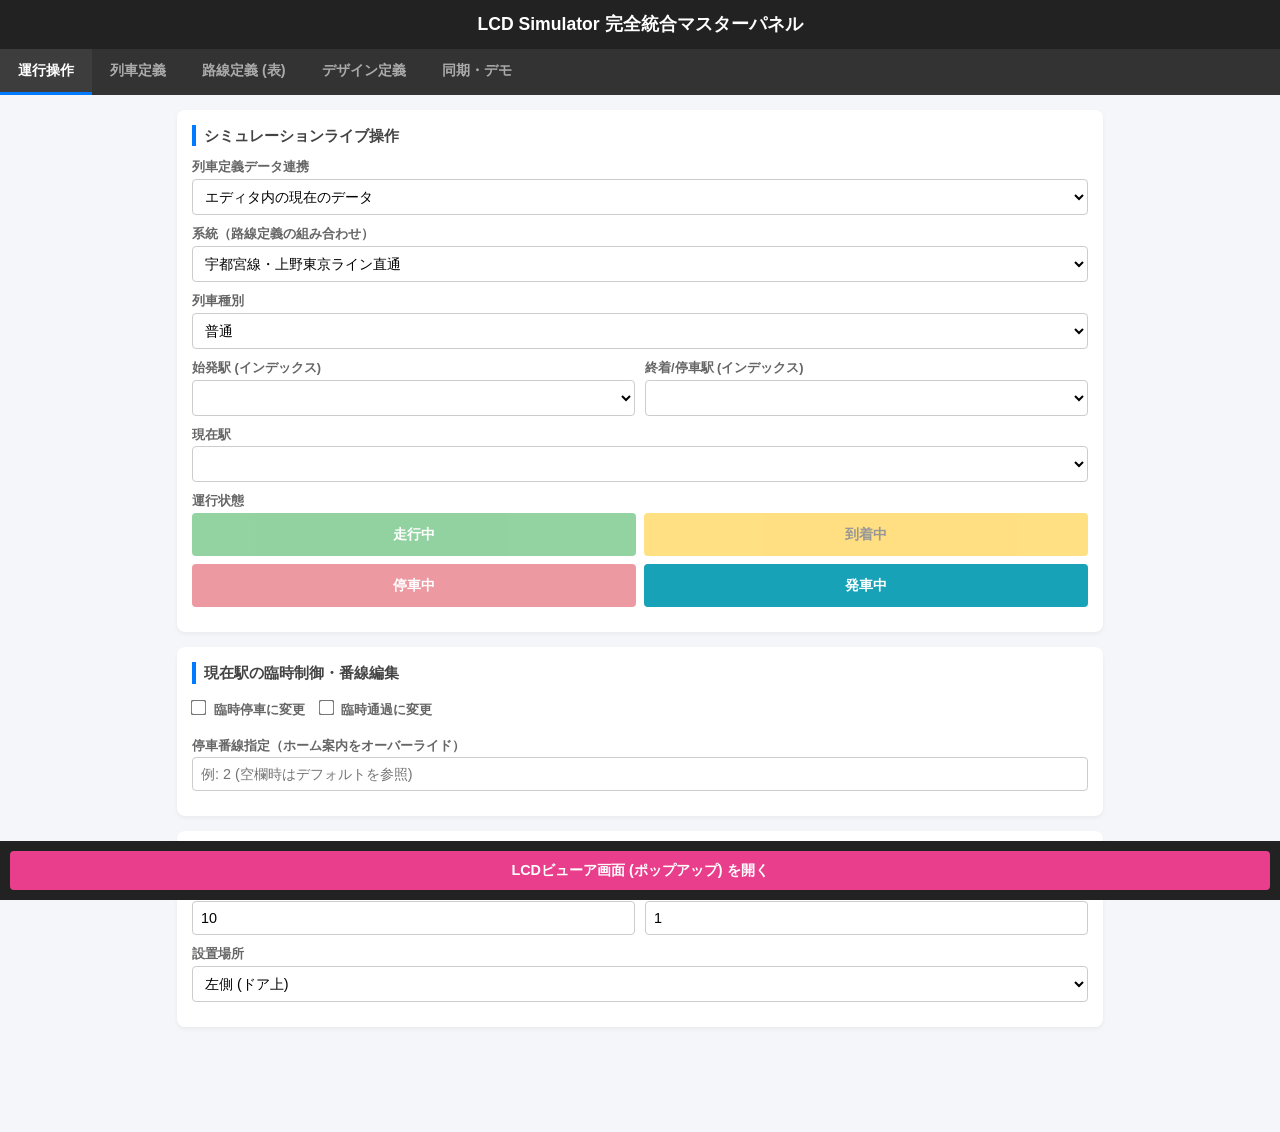
<file: home03.html>
<!DOCTYPE html>
<html lang="ja">
<head>
    <meta charset="UTF-8">
    <meta name="viewport" content="width=device-width, initial-scale=1.0">
    <title>LCD Simulator - 完全統合コントロールパネル</title>
    <style>
        :root {
            --bg-color: #f4f6f9;
            --panel-bg: #ffffff;
            --primary-color: #007bff;
            --primary-hover: #0056b3;
            --text-color: #333333;
            --border-color: #cccccc;
            --status-running: #28a745;
            --status-arriving: #ffc107;
            --status-stopping: #dc3545;
            --status-departing: #17a2b8;
            --accent-color: #e83e8c;
        }

        * { box-sizing: border-box; margin: 0; padding: 0; }
        body {
            font-family: -apple-system, BlinkMacSystemFont, "Segoe UI", Roboto, sans-serif;
            background-color: var(--bg-color);
            color: var(--text-color);
            line-height: 1.4;
            padding-bottom: 90px;
        }

        header {
            background-color: #222; color: #fff; padding: 12px;
            text-align: center; font-size: 1.1rem; font-weight: bold;
        }

        /* 横スクロール対応タブ（スマホ用） */
        .tabs {
            display: flex; background-color: #333;
            overflow-x: auto; white-space: nowrap;
            position: sticky; top: 0; z-index: 100;
            -webkit-overflow-scrolling: touch;
        }
        .tabs::-webkit-scrollbar { display: none; }
        .tab-btn {
            flex: 0 0 auto; padding: 12px 18px; background: none; border: none;
            color: #aaa; font-size: 0.9rem; font-weight: bold; cursor: pointer;
            border-bottom: 3px solid transparent; transition: all 0.2s;
        }
        .tab-btn.active {
            color: #fff; border-bottom-color: var(--primary-color);
            background-color: rgba(255,255,255,0.05);
        }

        .container { max-width: 950px; margin: 15px auto; padding: 0 12px; }
        .tab-content { display: none; }
        .tab-content.active { display: block; }

        .panel {
            background: var(--panel-bg); border-radius: 8px; padding: 15px;
            margin-bottom: 15px; box-shadow: 0 2px 4px rgba(0,0,0,0.05);
        }
        .panel-title {
            font-size: 0.95rem; font-weight: bold; margin-bottom: 12px;
            border-left: 4px solid var(--primary-color); padding-left: 8px;
            color: #444; display: flex; justify-content: space-between; align-items: center;
        }

        /* フォーム基本 */
        .form-group { margin-bottom: 10px; }
        .form-group label { display: block; font-size: 0.8rem; font-weight: bold; margin-bottom: 3px; color: #666; }
        
        /* 多言語入力グリッド */
        .lang-grid {
            display: grid; grid-template-columns: repeat(auto-fit, minmax(140px, 1fr));
            gap: 6px; background: #f8f9fa; padding: 8px; border-radius: 6px; border: 1px dashed #ddd;
        }

        select, input[type="text"], input[type="number"], input[type="color"] {
            width: 100%; padding: 8px; border: 1px solid var(--border-color);
            border-radius: 4px; font-size: 0.9rem; background-color: #fff;
        }
        input[type="color"] { height: 38px; padding: 2px; }
        input[type="checkbox"] { transform: scale(1.2); margin-right: 5px; }

        /* テーブルUI（路線定義用） */
        .table-responsive { width: 100%; overflow-x: auto; margin-top: 10px; border: 1px solid #dee2e6; border-radius: 6px; }
        .station-table { width: 100%; border-collapse: collapse; text-align: left; font-size: 0.85rem; min-width: 700px; }
        .station-table th, .station-table td { padding: 8px; border-bottom: 1px solid #dee2e6; }
        .station-table th { background: #f1f3f5; font-weight: bold; color: #495057; }
        .station-table tr:hover { background: #f8f9fa; }

        /* ネスト内アコーディオンカード */
        .nested-card {
            background: #fdfdfd; border: 1px solid #e2e8f0; border-radius: 6px;
            padding: 10px; margin-top: 8px; margin-bottom: 8px;
        }
        .nested-title { font-size: 0.8rem; font-weight: bold; color: #4a5568; margin-bottom: 6px; background: #edf2f7; padding: 4px; border-radius: 4px; }

        /* ボタン */
        .btn {
            display: inline-block; width: 100%; padding: 10px; background-color: var(--primary-color);
            color: #fff; border: none; border-radius: 4px; font-size: 0.9rem; font-weight: bold; cursor: pointer; text-align: center;
        }
        .btn:hover { background-color: var(--primary-hover); }
        .btn-sm { padding: 4px 8px; font-size: 0.75rem; width: auto; }
        .btn-danger { background-color: var(--status-stopping); }
        .btn-success { background-color: var(--status-running); }

        .status-grid { display: grid; grid-template-columns: repeat(2, 1fr); gap: 8px; }
        .btn-status { padding: 12px; font-size: 0.9rem; color: #fff; opacity: 0.5; }
        .btn-status.active { opacity: 1; font-weight: bold; }
        #status-running { background: var(--status-running); }
        #status-arriving { background: var(--status-arriving); color: #333; }
        #status-stopping { background: var(--status-stopping); }
        #status-departing { background: var(--status-departing); }

        .source-manager { background: #e9ecef; padding: 10px; border-radius: 6px; margin-bottom: 15px; font-size: 0.85rem; }
        .source-actions { display: flex; flex-wrap: wrap; gap: 8px; margin-top: 6px; }

        .launcher-zone { position: fixed; bottom: 0; left: 0; right: 0; background: #222; padding: 10px; z-index: 1000; }
    </style>
</head>
<body>

    <header>LCD Simulator 完全統合マスターパネル</header>

    <nav class="tabs" id="main-tabs">
        <button class="tab-btn active" onclick="switchTab('tab-operation')">運行操作</button>
        <button class="tab-btn" onclick="switchTab('tab-train-editor')">列車定義</button>
        <button class="tab-btn" onclick="switchTab('tab-route-editor')">路線定義 (表)</button>
        <button class="tab-btn" onclick="switchTab('tab-design-editor')">デザイン定義</button>
        <button class="tab-btn" onclick="switchTab('tab-sync-demo')">同期・デモ</button>
    </nav>

    <div class="container">
        
        <div id="tab-operation" class="tab-content active">
            <div class="panel">
                <div class="panel-title">シミュレーションライブ操作</div>
                <div class="form-group">
                    <label>列車定義データ連携</label>
                    <select id="op-train-json-ref" onchange="syncTrainMetadata()"><option value="current">エディタ内の現在のデータ</option></select>
                </div>
                <div class="form-group">
                    <label>系統（路線定義の組み合わせ）</label>
                    <select id="op-line-system" onchange="syncRouteMetadata()"><option value="-">-</option></select>
                </div>
                <div class="form-group">
                    <label>列車種別</label>
                    <select id="op-train-type" onchange="syncToLcd()"><option value="-">-</option></select>
                </div>
                <div class="grid-2" style="display:grid; grid-template-columns:1fr 1fr; gap:10px;">
                    <div class="form-group"><label>始発駅 (インデックス)</label><select id="op-start-station"><option value="0">-</option></select></div>
                    <div class="form-group"><label>終着/停車駅 (インデックス)</label><select id="op-terminal-station"><option value="0">-</option></select></div>
                </div>
                <div class="form-group"><label>現在駅</label><select id="op-current-station" onchange="syncToLcd()"><option value="0">-</option></select></div>
                
                <div class="form-group">
                    <label>運行状態</label>
                    <div class="status-grid">
                        <button id="status-running" class="btn btn-status" onclick="setStatus('running')">走行中</button>
                        <button id="status-arriving" class="btn btn-status" onclick="setStatus('arriving')">到着中</button>
                        <button id="status-stopping" class="btn btn-status" onclick="setStatus('stopping')">停車中</button>
                        <button id="status-departing" class="btn btn-status active" onclick="setStatus('departing')">発車中</button>
                    </div>
                </div>
            </div>

            <div class="panel">
                <div class="panel-title">現在駅の臨時制御・番線編集</div>
                <div class="form-group" style="display:flex; gap:15px; padding:5px 0;">
                    <label><input type="checkbox" id="op-override-stop" onchange="syncToLcd()"> 臨時停車に変更</label>
                    <label><input type="checkbox" id="op-override-pass" onchange="syncToLcd()"> 臨時通過に変更</label>
                </div>
                <div class="form-group">
                    <label>停車番線指定（ホーム案内をオーバーライド）</label>
                    <input type="text" id="op-override-track" value="" placeholder="例: 2 (空欄時はデフォルトを参照)" onchange="syncToLcd()">
                </div>
            </div>

            <div class="panel">
                <div class="panel-title">車両環境仕様</div>
                <div style="display:grid; grid-template-columns:1fr 1fr; gap:10px;">
                    <div class="form-group"><label>総編成数</label><input type="number" id="op-total-cars" value="10" onchange="syncToLcd()"></div>
                    <div class="form-group"><label>設置車両 (自号車)</label><input type="number" id="op-this-car" value="1" onchange="syncToLcd()"></div>
                </div>
                <div class="form-group">
                    <label>設置場所</label>
                    <select id="op-position" onchange="syncToLcd()">
                        <option value="left">左側 (ドア上)</option><option value="right">右側 (ドア上)</option>
                        <option value="front">前方向 (妻面・右開)</option><option value="back">後方向 (妻面・左開)</option>
                    </select>
                </div>
            </div>
        </div>

        <div id="tab-train-editor" class="tab-content">
            <div class="source-manager">
                <strong>データソース（列車定義）</strong>
                <div class="source-actions">
                    <button class="btn btn-sm btn-success" onclick="createNewTrainConfig()">新規</button>
                    <button class="btn btn-sm" onclick="document.getElementById('file-train').click()">ファイル読込</button>
                    <input type="file" id="file-train" accept=".json" style="display:none" onchange="importJson(this, 'train')">
                </div>
            </div>

            <div class="panel">
                <div class="panel-title">基本メタデータ</div>
                <div class="form-group"><label>デザイン定義JSON参照パス</label><input type="text" id="tr-design-path" value="design/default.json"></div>
                <label>路線系統総称</label>
                <div class="lang-grid">
                    <div><label>日</label><input type="text" id="tr-gname-ja"></div>
                    <div><label>英</label><input type="text" id="tr-gname-en"></div>
                    <div><label>か</label><input type="text" id="tr-gname-kana"></div>
                    <div><label>中</label><input type="text" id="tr-gname-zh"></div>
                    <div><label>韓</label><input type="text" id="tr-gname-ko"></div>
                </div>
            </div>

            <div class="panel">
                <div class="panel-title">系統リスト（路線定義の組み合わせ） <button class="btn btn-sm btn-success" onclick="addTrainSystemUi()">+ 系統を追加</button></div>
                <div id="train-systems-list"></div>
            </div>

            <div class="panel">
                <div class="panel-title">種別リスト <button class="btn btn-sm btn-success" onclick="addTrainTypeUi()">+ 種別を追加</button></div>
                <div id="train-types-list"></div>
            </div>
            <button class="btn btn-success" onclick="exportJson('train')">列車定義JSONを書き出し (DL)</button>
        </div>

        <div id="tab-route-editor" class="tab-content">
            <div class="source-manager">
                <strong>データソース（路線定義）</strong>
                <div class="form-group">
                    <label>現在エディタで編集する路線JSONファイル</label>
                    <select id="route-file-selector" onchange="switchRouteFile()"><option value="route/line1.json">route/line1.json (デフォルト)</option></select>
                </div>
                <div class="form-group">
                    <label>乗換路線定義JSON参照パス</label>
                    <input type="text" id="rt-transfer-json-path" value="transfer/default.json">
                </div>
            </div>

            <div class="panel">
                <div class="panel-title">駅構成エディタ（表形式） <button class="btn btn-sm btn-success" onclick="addTableRowStation()">+ 駅を最後尾に追加</button></div>
                <p style="font-size:0.75rem; color:#666;">※漢字を入力すると「かな」が自動補完され、さらに「英・中・韓」の擬似ローカライズが即時展開されます。</p>
                <div class="table-responsive">
                    <table class="station-table" id="route-table">
                        <thead>
                            <tr>
                                <th style="width:70px;">操作/ID</th>
                                <th>駅名（多言語入力 / 翻訳）</th>
                                <th style="width:100px;">駅ナンバリング</th>
                                <th>詳細構成（種別停車時間・乗換・ホーム案内）</th>
                            </tr>
                        </thead>
                        <tbody id="route-table-body"></tbody>
                    </table>
                </div>
            </div>
            <button class="btn btn-success" onclick="exportJson('route')">現在選択中の路線定義JSONを書き出し (DL)</button>
        </div>

        <div id="tab-design-editor" class="tab-content">
            <div class="panel">
                <div class="panel-title">基本レイアウト構造</div>
                <div class="form-group"><label>メインエリアHTMLパス</label><input type="text" id="ds-main-html-path" value="main/pattern1.html"></div>
            </div>
            <div class="panel">
                <div class="panel-title">状態毎のインフォメーションエリアスライドショー</div>
                <div id="design-status-container">
                    </div>
            </div>
            <button class="btn btn-success" onclick="exportJson('design')">デザイン定義JSONを書き出し (DL)</button>
        </div>

        <div id="tab-sync-demo" class="tab-content">
            <div class="panel">
                <div class="panel-title">外部同期 (Web Worker)</div>
                <div class="form-group"><label>同期URL</label><input type="text" id="sync-url" value="http://localhost:3000/status"></div>
                <button id="btn-sync-toggle" class="btn" onclick="toggleSync()">外部自動同期を有効化</button>
            </div>
            <div class="panel">
                <div class="panel-title">自動デモシミュレータ</div>
                <div class="form-group">
                    <label>速度倍率</label>
                    <select id="demo-speed"><option value="1">1倍速 (通常)</option><option value="2">2倍速</option><option value="5">5倍速</option></select>
                </div>
                <button id="btn-demo-toggle" class="btn" style="background:#6f42c1;" onclick="toggleDemo()">デモモード起動</button>
            </div>
        </div>

    </div>

    <div class="launcher-zone">
        <button class="btn" style="background: var(--accent-color);" onclick="openLcdWindow()">LCDビューア画面 (ポップアップ) を開く</button>
    </div>

    <script>
        // --- メモリ上データストア（全構造を格納） ---
        let globalTrainData = { nameGroup: {}, systems: [], types: [], designPath: "design/default.json" };
        let globalRoutes = { "route/line1.json": { transferPath: "transfer/default.json", stations: [] } };
        let globalDesignData = { mainPath: "main/pattern1.html", infoList: { running: [], arriving: [], stopping: [], departing: [] } };
        
        let currentRouteFile = "route/line1.json";
        let simState = { stationIndex: 0, status: 'departing', totalCars: 10, thisCar: 1, position: 'left' };
        let lcdWindow = null, worker = null, isSyncing = false, isDemoMode = false, demoTimer = null;

        window.onload = () => {
            // 初期プリセットデータの自動注入（動作検証用）
            setupInitialPresets();
            renderAllEditors();
            buildDesignEditor();
        };

        function switchTab(tabId) {
            document.querySelectorAll('.tab-content').forEach(el => el.classList.remove('active'));
            document.querySelectorAll('.tab-btn').forEach(el => el.classList.remove('active'));
            document.getElementById(tabId).classList.add('active');
            const btn = Array.from(document.querySelectorAll('.tab-btn')).find(b => b.getAttribute('onclick').includes(tabId));
            if(btn) btn.classList.add('active');
        }

        function setStatus(status) {
            simState.status = status;
            document.querySelectorAll('.btn-status').forEach(b => b.classList.remove('active'));
            document.getElementById(`status-${status}`).classList.add('active');
            syncToLcd();
        }

        // --- 簡易多言語自動翻訳（モックロジック） ---
        function handleTranslation(inputEl) {
            const row = inputEl.closest('tr');
            const jaKanji = inputEl.value;
            
            // 擬似ふりがな生成（実際は外部API等。ここでは簡単な読み仮名モック化）
            const kanaInput = row.querySelector('.st-kana');
            if(!kanaInput.value) {
                kanaInput.value = jaKanji + "（かな）";
            }
            
            // ひらがなベースで他言語を即座に補完生成
            triggerForeignLangGeneration(row);
        }

        function triggerForeignLangGeneration(row) {
            const kana = row.querySelector('.st-kana').value;
            const ja = row.querySelector('.st-ja').value;
            
            const enInput = row.querySelector('.st-en');
            const zhInput = row.querySelector('.st-zh');
            const koInput = row.querySelector('.st-ko');
            
            if(!enInput.value) enInput.value = ja ? ja + "-Station" : "Station";
            if(!zhInput.value) zhInput.value = ja ? "楼" + ja : "駅";
            if(!koInput.value) koInput.value = ja ? ja + "역" : "역";
        }

        // --- 列車定義エディタ描画 ---
        function renderAllEditors() {
            renderTrainSystems();
            renderTrainTypes();
            renderRouteTable();
            updateOperationSelectors();
        }

        function renderTrainSystems() {
            const container = document.getElementById('train-systems-list');
            container.innerHTML = '';
            globalTrainData.systems.forEach((sys, index) => {
                const div = document.createElement('div');
                div.className = 'nested-card';
                div.innerHTML = `
                    <div style="display:flex; gap:10px; margin-bottom:5px;">
                        <div style="width:30%"><label style="font-size:0.75rem;">ユーザー指定ID</label><input type="text" value="${sys.id}" onchange="globalTrainData.systems[${index}].id=this.value; updateRouteFileSelector();"></div>
                        <div style="width:70%"><label style="font-size:0.75rem;">系統名(日)</label><input type="text" value="${sys.nameJa || ''}" onchange="globalTrainData.systems[${index}].nameJa=this.value; updateOperationSelectors();"></div>
                    </div>
                    
                    <div class="nested-title">内包する路線定義のスタック（直通順） <button class="btn btn-sm btn-success" onclick="addRouteToSystem(${index})">+ 路線を参照追加</button></div>
                    <div id="sys-routes-${index}"></div>
                    <button class="btn btn-sm btn-danger" style="margin-top:5px;" onclick="globalTrainData.systems.splice(${index},1); renderTrainSystems();">この系統を削除</button>
                `;
                container.appendChild(div);
                renderSystemRouteList(index);
            });
        }

        function renderSystemRouteList(sysIndex) {
            const container = document.getElementById(`sys-routes-${sysIndex}`);
            container.innerHTML = '';
            const sys = globalTrainData.systems[sysIndex];
            if(!sys.routes) sys.routes = [];
            
            sys.routes.forEach((rt, rIdx) => {
                const d = document.createElement('div');
                d.style = "display:grid; grid-template-columns:1.5fr 2fr 1fr 1fr auto; gap:4px; margin-bottom:4px; background:#fff; padding:4px; border:1px solid #ddd;";
                d.innerHTML = `
                    <input type="text" placeholder="路線名" value="${rt.nameJa || ''}" onchange="globalTrainData.systems[${sysIndex}].routes[${rIdx}].nameJa=this.value;">
                    <input type="text" placeholder="jsonパス" value="${rt.jsonPath || ''}" onchange="globalTrainData.systems[${sysIndex}].routes[${rIdx}].jsonPath=this.value; updateRouteFileSelector();">
                    <input type="color" value="${rt.color || '#007bff'}" onchange="globalTrainData.systems[${sysIndex}].routes[${rIdx}].color=this.value;">
                    <select onchange="globalTrainData.systems[${sysIndex}].routes[${rIdx}].textColor=this.value;"><option value="white" ${rt.textColor==='white'?'selected':''}>白</option><option value="black" ${rt.textColor==='black'?'selected':''}>黒</option></select>
                    <button class="btn btn-sm btn-danger" onclick="globalTrainData.systems[${sysIndex}].routes.splice(${rIdx},1); renderSystemRouteList(${sysIndex});">X</button>
                `;
                container.appendChild(d);
            });
        }

        function addRouteToSystem(sysIndex) {
            // 新規作成、サーバ、他系統からのインポート選択付きモックアクション
            const choice = prompt("路線の追加方法を選択してください:\n1: 新規ファイル定義追加\n2: サーバーテンプレートからコピー\n3: 他の系統から流用", "1");
            let newRoute = { nameJa: "新路線", jsonPath: `route/line_${Date.now()}.json`, color: "#007bff", textColor: "white" };
            if (choice === "2") newRoute = { nameJa: "東海道線", jsonPath: "route/tokaido.json", color: "#ff7e00", textColor: "white" };
            
            globalTrainData.systems[sysIndex].routes.push(newRoute);
            if(!globalRoutes[newRoute.jsonPath]) {
                globalRoutes[newRoute.jsonPath] = { transferPath: "transfer/default.json", stations: [] };
            }
            renderSystemRouteList(sysIndex);
            updateRouteFileSelector();
        }

        function addTrainSystemUi() {
            const userId = prompt("定義する系統の任意識別IDを入力してください:", "SYS_LOCAL_01");
            if(userId) {
                globalTrainData.systems.push({ id: userId, nameJa: "新規系統名称", routes: [] });
                renderTrainSystems();
            }
        }

        function renderTrainTypes() {
            const container = document.getElementById('train-types-list');
            container.innerHTML = '';
            globalTrainData.types.forEach((t, index) => {
                const div = document.createElement('div');
                div.className = 'nested-card';
                div.innerHTML = `
                    <div style="display:grid; grid-template-columns:1fr 2fr 1fr 1fr 1fr auto; gap:5px; align-items:center;">
                        <input type="text" value="${t.id}" placeholder="ID" onchange="globalTrainData.types[${index}].id=this.value;">
                        <input type="text" value="${t.nameJa || ''}" placeholder="種別名" onchange="globalTrainData.types[${index}].nameJa=this.value; updateOperationSelectors();">
                        <div><label style="font-size:0.6rem;display:block;">背景</label><input type="color" value="${t.bg}" onchange="globalTrainData.types[${index}].bg=this.value;"></div>
                        <div><label style="font-size:0.6rem;display:block;">文字</label><input type="color" value="${t.fg}" onchange="globalTrainData.types[${index}].fg=this.value;"></div>
                        <div><label style="font-size:0.6rem;display:block;">輪郭</label><input type="color" value="${t.stroke}" onchange="globalTrainData.types[${index}].stroke=this.value;"></div>
                        <button class="btn btn-sm btn-danger" onclick="globalTrainData.types.splice(${index},1); renderTrainTypes();">削除</button>
                    </div>
                `;
                container.appendChild(div);
            });
        }

        function addTrainTypeUi() {
            const typeId = prompt("種別IDを入力してください (例: LOCAL, RAPID):", "RAPID");
            if(typeId) {
                globalTrainData.types.push({ id: typeId, nameJa: "快速", bg: "#ff0000", fg: "#ffffff", stroke: "#000000" });
                renderTrainTypes();
            }
        }

        function updateRouteFileSelector() {
            const selector = document.getElementById('route-file-selector');
            selector.innerHTML = '';
            Object.keys(globalRoutes).forEach(path => {
                const opt = new Option(path, path);
                selector.add(opt);
            });
            selector.value = currentRouteFile;
        }

        function switchRouteFile() {
            currentRouteFile = document.getElementById('route-file-selector').value;
            renderRouteTable();
        }

        // --- 3. 路線定義エディタ（完全表形式構造） ---
        function renderRouteTable() {
            const tbody = document.getElementById('route-table-body');
            tbody.innerHTML = '';
            const routeData = globalRoutes[currentRouteFile];
            if(!routeData) return;

            routeData.stations.forEach((st, index) => {
                const tr = document.createElement('tr');
                tr.innerHTML = `
                    <td>
                        <input type="text" value="${st.id || 'ST_' + index}" style="font-size:0.75rem; padding:4px;" onchange="globalRoutes['${currentRouteFile}'].stations[${index}].id=this.value;"><br>
                        <button class="btn btn-sm btn-danger" style="padding:2px 4px;margin-top:4px;" onclick="globalRoutes['${currentRouteFile}'].stations.splice(${index},1); renderRouteTable();">削除</button>
                    </td>
                    <td>
                        <div style="display:grid; grid-template-columns:1fr 1fr; gap:4px; margin-bottom:4px;">
                            <input type="text" class="st-ja" value="${st.nameJa || ''}" placeholder="漢字" onchange="globalRoutes['${currentRouteFile}'].stations[${index}].nameJa=this.value; handleTranslation(this)">
                            <input type="text" class="st-kana" value="${st.nameKana || ''}" placeholder="かな" onchange="globalRoutes['${currentRouteFile}'].stations[${index}].nameKana=this.value; triggerForeignLangGeneration(this.closest('tr'))">
                        </div>
                        <div class="lang-grid" style="padding:4px;">
                            <input type="text" class="st-en" value="${st.nameEn || ''}" placeholder="English" onchange="globalRoutes['${currentRouteFile}'].stations[${index}].nameEn=this.value;">
                            <input type="text" class="st-zh" value="${st.nameZh || ''}" placeholder="中文" onchange="globalRoutes['${currentRouteFile}'].stations[${index}].nameZh=this.value;">
                            <input type="text" class="st-ko" value="${st.nameKo || ''}" placeholder="한국어" onchange="globalRoutes['${currentRouteFile}'].stations[${index}].nameKo=this.value;">
                        </div>
                    </td>
                    <td>
                        <input type="text" value="${st.number || ''}" placeholder="JN-01" onchange="globalRoutes['${currentRouteFile}'].stations[${index}].number=this.value;">
                    </td>
                    <td>
                        <button class="btn btn-sm" style="background:#4a5568;" onclick="toggleAccordion('detail-area-${index}')">詳細構成データ群を表示/編集</button>
                        <div id="detail-area-${index}" style="display:none; margin-top:8px; border-top:2px solid #ddd; padding-top:5px;">
                            
                            <div class="nested-title">種別毎の所要時間・停車設定</div>
                            <div id="st-type-times-${index}"></div>
                            
                            <div class="nested-title">接続乗換路線IDリスト <button class="btn btn-sm btn-success" onclick="addTransferToStation(${index})">+</button></div>
                            <div id="st-transfers-${index}"></div>

                            <div class="nested-title">ホーム案内・着発プラットフォーム情報 <button class="btn btn-sm btn-success" onclick="addHomeGuidanceToStation(${index})">+ 案内面を追加</button></div>
                            <div id="st-homeguide-${index}"></div>
                        </div>
                    </td>
                `;
                tbody.appendChild(tr);
                buildStationNestedFields(index, st);
            });
        }

        function toggleAccordion(id) {
            const el = document.getElementById(id);
            el.style.display = el.style.display === 'none' ? 'block' : 'none';
        }

        function buildStationNestedFields(stIdx, stData) {
            // 種別時間フォーム
            const timeContainer = document.getElementById(`st-type-times-${stIdx}`);
            timeContainer.innerHTML = '';
            if(!stData.typeTimes) stData.typeTimes = {};
            globalTrainData.types.forEach(t => {
                const val = stData.typeTimes[t.id] !== undefined ? stData.typeTimes[t.id] : "";
                const d = document.createElement('div');
                d.style = "display:inline-block; margin-right:10px; font-size:0.75rem;";
                d.innerHTML = `
                    <label>${t.nameJa}: </label>
                    <input type="number" style="width:70px; padding:2px;" placeholder="通過時null" value="${val}" 
                        onchange="globalRoutes['${currentRouteFile}'].stations[${stIdx}].typeTimes['${t.id}']=this.value===''?null:parseInt(this.value);">
                `;
                timeContainer.appendChild(d);
            });

            // 乗換路線IDリスト
            const transContainer = document.getElementById(`st-transfers-${stIdx}`);
            transContainer.innerHTML = '';
            if(!stData.transfers) stData.transfers = [];
            stData.transfers.forEach((trId, trIdx) => {
                const span = document.createElement('span');
                span.style = "display:inline-flex; align-items:center; background:#e2e8f0; padding:2px 6px; border-radius:4px; margin-right:5px; margin-bottom:4px; font-size:0.75rem;";
                span.innerHTML = `
                    <input type="text" style="width:90px; border:none; background:none; padding:0;" value="${trId}" onchange="globalRoutes['${currentRouteFile}'].stations[${stIdx}].transfers[${trIdx}]=this.value">
                    <button style="border:none; margin-left:4px; cursor:pointer;" onclick="globalRoutes['${currentRouteFile}'].stations[${stIdx}].transfers.splice(${trIdx},1); buildStationNestedFields(${stIdx}, globalRoutes['${currentRouteFile}'].stations[${stIdx}]);">x</button>
                `;
                transContainer.appendChild(span);
            });

            // ホーム案内リスト
            const homeContainer = document.getElementById(`st-homeguide-${stIdx}`);
            homeContainer.innerHTML = '';
            if(!stData.homeGuides) stData.homeGuides = [];
            stData.homeGuides.forEach((hg, hgIdx) => {
                const card = document.createElement('div');
                card.style = "border:1px dashed #cbd5e0; padding:8px; margin-bottom:6px; background:#fff;";
                card.innerHTML = `
                    <div style="display:grid; grid-template-columns:1fr 1fr 1fr; gap:5px; margin-bottom:5px;">
                        <input type="text" placeholder="到着番線ID" value="${hg.trackId || ''}" onchange="globalRoutes['${currentRouteFile}'].stations[${stIdx}].homeGuides[${hgIdx}].trackId=this.value;">
                        <input type="text" placeholder="ホーム長 (例:10両分)" value="${hg.length || ''}" onchange="globalRoutes['${currentRouteFile}'].stations[${stIdx}].homeGuides[${hgIdx}].length=this.value;">
                        <input type="text" placeholder="停車位置 (○両の場合○両目)" value="${hg.stopPosition || ''}" onchange="globalRoutes['${currentRouteFile}'].stations[${stIdx}].homeGuides[${hgIdx}].stopPosition=this.value;">
                    </div>
                    <div class="nested-title" style="background:#edf2f7; font-size:0.7rem;">グラフィック要素パーツリスト <button class="btn btn-sm btn-success" onclick="addHomeElement(${stIdx}, ${hgIdx})">+</button></div>
                    <div id="hg-elements-${stIdx}-${hgIdx}"></div>
                    <button class="btn btn-sm btn-danger" style="margin-top:4px; padding:2px;" onclick="globalRoutes['${currentRouteFile}'].stations[${stIdx}].homeGuides.splice(${hgIdx},1); buildStationNestedFields(${stIdx}, globalRoutes['${currentRouteFile}'].stations[${stIdx}]);">この案内面を削除</button>
                `;
                homeContainer.appendChild(card);
                renderHomeElements(stIdx, hgIdx, hg.elements || []);
            });
        }

        function renderHomeElements(stIdx, hgIdx, elements) {
            const cont = document.getElementById(`hg-elements-${stIdx}-${hgIdx}`);
            cont.innerHTML = '';
            elements.forEach((el, elIdx) => {
                const d = document.createElement('div');
                d.style = "display:grid; grid-template-columns:1fr 1fr 1fr 1fr 1fr 1fr 1fr 1fr auto; gap:3px; margin-bottom:3px;";
                d.innerHTML = `
                    <input type="text" placeholder="CSSクラス" value="${el.cssClass || ''}" onchange="globalRoutes['${currentRouteFile}'].stations[${stIdx}].homeGuides[${hgIdx}].elements[${elIdx}].cssClass=this.value;">
                    <input type="text" placeholder="HTML要素" value="${el.html || ''}" onchange="globalRoutes['${currentRouteFile}'].stations[${stIdx}].homeGuides[${hgIdx}].elements[${elIdx}].html=this.value;">
                    <input type="text" placeholder="画像名" value="${el.imgSrc || ''}" onchange="globalRoutes['${currentRouteFile}'].stations[${stIdx}].homeGuides[${hgIdx}].elements[${elIdx}].imgSrc=this.value;">
                    <input type="number" placeholder="X" value="${el.x || 0}" onchange="globalRoutes['${currentRouteFile}'].stations[${stIdx}].homeGuides[${hgIdx}].elements[${elIdx}].x=parseInt(this.value);">
                    <input type="number" placeholder="Y" value="${el.y || 0}" onchange="globalRoutes['${currentRouteFile}'].stations[${stIdx}].homeGuides[${hgIdx}].elements[${elIdx}].y=parseInt(this.value);">
                    <input type="number" placeholder="W" value="${el.w || 0}" onchange="globalRoutes['${currentRouteFile}'].stations[${stIdx}].homeGuides[${hgIdx}].elements[${elIdx}].w=parseInt(this.value);">
                    <input type="number" placeholder="H" value="${el.h || 0}" onchange="globalRoutes['${currentRouteFile}'].stations[${stIdx}].homeGuides[${hgIdx}].elements[${elIdx}].h=parseInt(this.value);">
                    <button class="btn btn-sm btn-danger" onclick="globalRoutes['${currentRouteFile}'].stations[${stIdx}].homeGuides[${hgIdx}].elements.splice(${elIdx},1); renderHomeElements(${stIdx},${hgIdx},globalRoutes['${currentRouteFile}'].stations[${stIdx}].homeGuides[${hgIdx}].elements);">X</button>
                `;
                cont.appendChild(d);
            });
        }

        function addHomeElement(stIdx, hgIdx) {
            if(!globalRoutes[currentRouteFile].stations[stIdx].homeGuides[hgIdx].elements) globalRoutes[currentRouteFile].stations[stIdx].homeGuides[hgIdx].elements = [];
            globalRoutes[currentRouteFile].stations[stIdx].homeGuides[hgIdx].elements.push({ cssClass: "", html: "", imgSrc: "", x:0, y:0, w:100, h:50 });
            buildStationNestedFields(stIdx, globalRoutes[currentRouteFile].stations[stIdx]);
        }

        function addTransferToStation(idx) {
            const trId = prompt("接続させる乗換路線IDを入力してください:", "LINE_YAMANOTE");
            if(trId) {
                globalRoutes[currentRouteFile].stations[idx].transfers.push(trId);
                buildStationNestedFields(idx, globalRoutes[currentRouteFile].stations[idx]);
            }
        }

        function addHomeGuidanceToStation(idx) {
            globalRoutes[currentRouteFile].stations[idx].homeGuides.push({ trackId: "1", length: "10両", stopPosition: "10", elements: [] });
            buildStationNestedFields(idx, globalRoutes[currentRouteFile].stations[idx]);
        }

        function addTableRowStation() {
            const userStId = prompt("駅の独自識別IDを入力してください:", "ST_KAWASAKI");
            if(userStId) {
                globalRoutes[currentRouteFile].stations.push({ id: userStId, nameJa: "", nameKana: "", transfers: [], homeGuides: [] });
                renderRouteTable();
                updateOperationSelectors();
            }
        }

        // --- 4. デザイン定義エディタ生成 ---
        function buildDesignEditor() {
            const container = document.getElementById('design-status-container');
            container.innerHTML = '';
            const states = ['running', 'arriving', 'stopping', 'departing'];
            const stateLabels = { running: '走行中', arriving: '到着中', stopping: '停車中', departing: '発車中' };

            states.forEach(stKey => {
                const div = document.createElement('div');
                div.className = 'nested-card';
                div.innerHTML = `
                    <div class="nested-title">${stateLabels[stKey]}状態のインフォメーションエリア演出スタック <button class="btn btn-sm btn-success" onclick="addDesignHtmlRow('${stKey}')">+ 演出を追加</button></div>
                    <div id="ds-stack-${stKey}"></div>
                `;
                container.appendChild(div);
                renderDesignStateStack(stKey);
            });
        }

        function renderDesignStateStack(stKey) {
            const box = document.getElementById(`ds-stack-${stKey}`);
            box.innerHTML = '';
            if(!globalDesignData.infoList[stKey]) globalDesignData.infoList[stKey] = [];
            
            globalDesignData.infoList[stKey].forEach((item, index) => {
                const d = document.createElement('div');
                d.style = "display:grid; grid-template-columns:3fr 1fr auto; gap:5px; margin-bottom:4px;";
                d.innerHTML = `
                    <input type="text" placeholder="HTMLファイルパス" value="${item.path || ''}" onchange="globalDesignData.infoList['${stKey}'][${index}].path=this.value;">
                    <input type="number" placeholder="秒数" value="${item.sec || 4}" onchange="globalDesignData.infoList['${stKey}'][${index}].sec=parseFloat(this.value);">
                    <button class="btn btn-sm btn-danger" onclick="globalDesignData.infoList['${stKey}'].splice(${index},1); renderDesignStateStack('${stKey}');">X</button>
                `;
                box.appendChild(d);
            });
        }

        function addDesignHtmlRow(stKey) {
            globalDesignData.infoList[stKey].push({ path: "info/layout_default.html", sec: 5 });
            renderDesignStateStack(stKey);
        }

        // --- 5. 運行操作セレクターの動的同期 ---
        function updateOperationSelectors() {
            const systemSel = document.getElementById('op-line-system');
            systemSel.innerHTML = '';
            globalTrainData.systems.forEach(sys => {
                systemSel.add(new Option(sys.nameJa || sys.id, sys.id));
            });

            const typeSel = document.getElementById('op-train-type');
            typeSel.innerHTML = '';
            globalTrainData.types.forEach(t => {
                typeSel.add(new Option(t.nameJa || t.id, t.id));
            });

            syncTrainMetadata();
        }

        function syncTrainMetadata() {
            const currentSysId = document.getElementById('op-line-system').value;
            const sysData = globalTrainData.systems.find(s => s.id === currentSysId);
            
            const currentStationSel = document.getElementById('op-current-station');
            const startStationSel = document.getElementById('op-start-station');
            const termStationSel = document.getElementById('op-terminal-station');
            
            currentStationSel.innerHTML = '';
            startStationSel.innerHTML = '';
            termStationSel.innerHTML = '';

            if(sysData && sysData.routes && sysData.routes.length > 0) {
                let通しIndex = 0;
                sysData.routes.forEach(r => {
                    const rData = globalRoutes[r.jsonPath];
                    if(rData && rData.stations) {
                        rData.stations.forEach(st => {
                            const name = st.nameJa || "未定義駅";
                            currentStationSel.add(new Option(`${name} (${通しIndex})`, 通しIndex));
                            startStationSel.add(new Option(`${name} (${通しIndex})`, 通しIndex));
                            termStationSel.add(new Option(`${name} (${通しIndex})`, 通しIndex));
                            通しIndex++;
                        });
                    }
                });
            }
            if(termStationSel.options.length > 0) termStationSel.selectedIndex = termStationSel.options.length - 1;
            syncToLcd();
        }

        function syncRouteMetadata() {
            syncTrainMetadata();
        }

        // --- ウィンドウ間通信コア ---
        function openLcdWindow() {
            lcdWindow = window.open('', 'LcdMonitorReal', 'width=1280,height=720');
            if (lcdWindow) {
                lcdWindow.document.write(`
                    <html><body style="background:#000;color:#fff;display:flex;justify-content:center;align-items:center;height:100vh;margin:0;font-family:sans-serif;overflow:hidden;">
                        <div style="text-align:center;border:2px solid #333;padding:40px;border-radius:10px;width:80%;">
                            <h2>LCD画面モニターコア（データ受入中）</h2>
                            <div id="view" style="font-family:monospace;background:#111;padding:15px;text-align:left;white-space:pre-wrap;font-size:0.85rem;"></div>
                        </div>
                        <script>
                            window.addEventListener('message', (e) => {
                                document.getElementById('view').innerHTML = JSON.stringify(e.data, null, 2);
                            });
                        <\/script>
                    </body></html>
                `);
                lcdWindow.document.close();
                setTimeout(syncToLcd, 400);
            }
        }

        function syncToLcd() {
            if (lcdWindow && !lcdWindow.closed) {
                const activeStateObj = {
                    stationIndex: parseInt(document.getElementById('op-current-station').value) || 0,
                    startStationIndex: parseInt(document.getElementById('op-start-station').value) || 0,
                    terminalStationIndex: parseInt(document.getElementById('op-terminal-station').value) || 0,
                    status: simState.status,
                    totalCars: parseInt(document.getElementById('op-total-cars').value) || 10,
                    thisCar: parseInt(document.getElementById('op-this-car').value) || 1,
                    position: document.getElementById('op-position').value,
                    overrideStop: document.getElementById('op-override-stop').checked,
                    overridePass: document.getElementById('op-override-pass').checked,
                    overrideTrack: document.getElementById('op-override-track').value,
                    currentSystemId: document.getElementById('op-line-system').value,
                    currentTrainTypeId: document.getElementById('op-train-type').value,
                    // マスターデータそのものも一緒に入れてリレー伝送
                    runtimeTrainConfig: globalTrainData,
                    runtimeRouteConfig: globalRoutes,
                    runtimeDesignConfig: globalDesignData
                };
                lcdWindow.postMessage(activeStateObj, '*');
            }
        }

        // --- Web Worker自動連携 & デモ自動化 ---
        function toggleSync() {
            const btn = document.getElementById('btn-sync-toggle');
            if (isSyncing) {
                if(worker) worker.terminate();
                isSyncing = false; btn.innerText = "外部自動同期を有効化"; btn.style.background = "var(--primary-color)";
            } else {
                const wCode = `
                    let t = null;
                    self.onmessage = function(e) {
                        t = setInterval(async () => {
                            try {
                                const r = await fetch(e.data.url);
                                if(r.ok) { const d = await r.json(); self.postMessage({ success:true, data:d }); }
                            } catch(e) { self.postMessage({ success:false }); }
                        }, 1000);
                    };
                `;
                worker = new Worker(URL.createObjectURL(new Blob([wCode], {type:'application/javascript'})));
                worker.onmessage = function(e) {
                    if(e.data.success && e.data.data.stationIndex !== undefined) {
                        document.getElementById('op-current-station').value = e.data.data.stationIndex;
                        setStatus(e.data.data.status);
                    }
                };
                worker.postMessage({ url: document.getElementById('sync-url').value });
                isSyncing = true; btn.innerText = "同期動作中 (停止)"; btn.style.background = "var(--status-stopping)";
            }
        }

        function toggleDemo() {
            const btn = document.getElementById('btn-demo-toggle');
            const states = ['running', 'arriving', 'stopping', 'departing'];
            const mult = parseInt(document.getElementById('demo-speed').value) || 1;

            if (isDemoMode) {
                clearInterval(demoTimer); isDemoMode = false; btn.innerText = "デモモード起動"; btn.style.background = "#6f42c1";
            } else {
                isDemoMode = true; btn.innerText = "デモ停止"; btn.style.background = "var(--status-stopping)";
                let idx = states.indexOf(simState.status);
                demoTimer = setInterval(() => {
                    idx = (idx + 1) % states.length;
                    if(states[idx] === 'running') {
                        const sel = document.getElementById('op-current-station');
                        let next = sel.selectedIndex + 1;
                        if(next >= sel.options.length) next = 0;
                        sel.selectedIndex = next;
                    }
                    setStatus(states[idx]);
                }, 4000 / mult);
            }
        }

        // --- JSONインポート・エクスポートコア ---
        function createNewTrainConfig() {
            globalTrainData = { nameGroup: {}, systems: [], types: [], designPath: "design/default.json" };
            renderAllEditors();
            alert("新規の空フレームを作成しました。");
        }

        function importJson(input, mode) {
            const file = input.files[0]; if(!file) return;
            const r = new FileReader();
            r.onload = function(e) {
                try {
                    const parsed = JSON.parse(e.target.result);
                    if(mode === 'train') { globalTrainData = parsed; }
                    else if(mode === 'route') { globalRoutes[currentRouteFile] = parsed; }
                    renderAllEditors();
                    alert("JSONデータをエディタへロードしました。");
                } catch(err) { alert("JSON構文エラーです。"); }
            };
            r.readAsText(file);
        }

        function exportJson(mode) {
            let outData = {};
            if(mode === 'train') outData = globalTrainData;
            else if(mode === 'route') outData = globalRoutes[currentRouteFile];
            else if(mode === 'design') outData = globalDesignData;

            const blob = new Blob([JSON.stringify(outData, null, 2)], {type:'application/json'});
            const a = document.createElement('a');
            a.href = URL.createObjectURL(blob);
            a.download = `${mode}_definition.json`;
            a.click();
        }

        // テスト用の初期構造モックデータ注入
        function setupInitialPresets() {
            globalTrainData = {
                designPath: "design/pattern_standard.json",
                nameJa: "上野東京ライン",
                systems: [
                    {
                        id: "SYS_UT_01",
                        nameJa: "宇都宮線・上野東京ライン直通",
                        routes: [
                            { nameJa: "宇都宮線", jsonPath: "route/utsunomiya.json", color: "#ff7e00", textColor: "white" },
                            { nameJa: "東海道線", jsonPath: "route/tokaido.json", color: "#00b5e2", textColor: "white" }
                        ]
                    }
                ],
                types: [
                    { id: "LOCAL", nameJa: "普通", bg: "#222222", fg: "#ffffff", stroke: "#ffffff" },
                    { id: "RAPID", nameJa: "快速", bg: "#d9381e", fg: "#ffffff", stroke: "#000000" }
                ]
            };

            globalRoutes["route/utsunomiya.json"] = {
                transferPath: "transfer/utsunomiya_trans.json",
                stations: [
                    { id: "ST_01", nameJa: "大宮", nameKana: "おおみや", nameEn: "Omiya", nameZh: "大宫", nameKo: "오미야", number: "JU-07", typeTimes: { LOCAL: 0, RAPID: 0 }, transfers: ["LINE_SHINKANSEN", "LINE_SAIKYO"], homeGuides: [] },
                    { id: "ST_02", nameJa: "さいたま新都心", nameKana: "さいたましんとしん", nameEn: "Saitama-Shintoshin", nameZh: "さいたま新都心", nameKo: "사이타마신도심", number: "JU-06", typeTimes: { LOCAL: 4, RAPID: null }, transfers: [], homeGuides: [] }
                ]
            };
            
            globalRoutes["route/tokaido.json"] = {
                transferPath: "transfer/tokaido_trans.json",
                stations: [
                    { id: "ST_03", nameJa: "東京", nameKana: "とうきょう", nameEn: "Tokyo", nameZh: "东京", nameKo: "도쿄", number: "JT-01", typeTimes: { LOCAL: 30, RAPID: 25 }, transfers: ["LINE_YAMANOTE", "LINE_CHUO"], homeGuides: [] }
                ]
            };
        }
    </script>
</body>
</html>
</file>
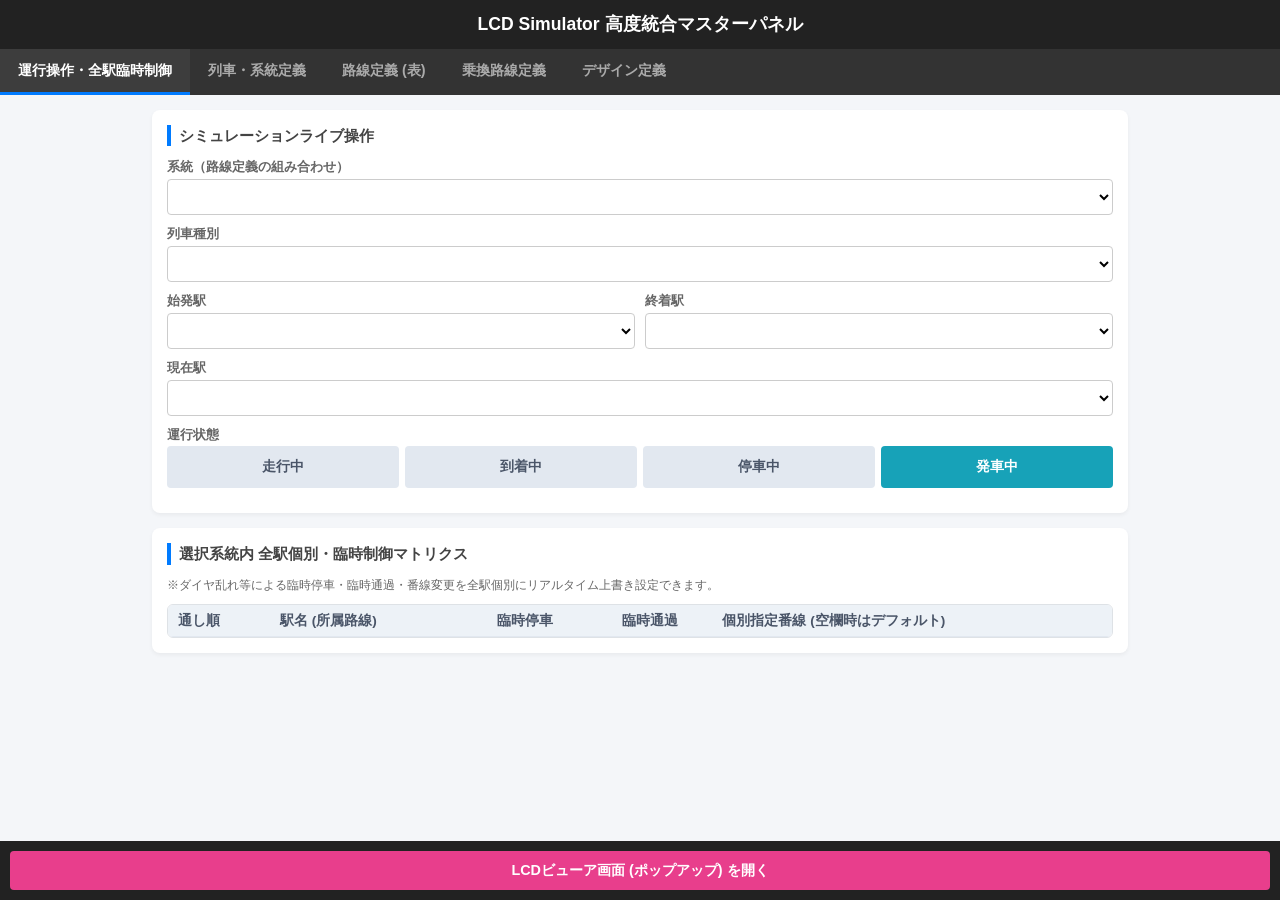
<file: home04.html>
<!DOCTYPE html>
<html lang="ja">
<head>
    <meta charset="UTF-8">
    <meta name="viewport" content="width=device-width, initial-scale=1.0">
    <title>LCD Simulator - アップデート版コントロールパネル</title>
    <style>
        :root {
            --bg-color: #f4f6f9;
            --panel-bg: #ffffff;
            --primary-color: #007bff;
            --primary-hover: #0056b3;
            --text-color: #333333;
            --border-color: #cccccc;
            
            /* 運行状態用カラー */
            --status-running: #28a745;
            --status-arriving: #ffc107;
            --status-stopping: #dc3545;
            --status-departing: #17a2b8;
            --status-inactive: #e2e8f0;
            --status-inactive-text: #4a5568;
            
            --accent-color: #e83e8c;
        }

        * { box-sizing: border-box; margin: 0; padding: 0; }
        body {
            font-family: -apple-system, BlinkMacSystemFont, "Segoe UI", Roboto, sans-serif;
            background-color: var(--bg-color);
            color: var(--text-color);
            line-height: 1.4;
            padding-bottom: 90px;
        }

        header {
            background-color: #222; color: #fff; padding: 12px;
            text-align: center; font-size: 1.1rem; font-weight: bold;
        }

        /* タブバー */
        .tabs {
            display: flex; background-color: #333;
            overflow-x: auto; white-space: nowrap;
            position: sticky; top: 0; z-index: 100;
            -webkit-overflow-scrolling: touch;
        }
        .tabs::-webkit-scrollbar { display: none; }
        .tab-btn {
            flex: 0 0 auto; padding: 12px 18px; background: none; border: none;
            color: #aaa; font-size: 0.9rem; font-weight: bold; cursor: pointer;
            border-bottom: 3px solid transparent; transition: all 0.2s;
        }
        .tab-btn.active {
            color: #fff; border-bottom-color: var(--primary-color);
            background-color: rgba(255,255,255,0.05);
        }

        .container { max-width: 1000px; margin: 15px auto; padding: 0 12px; }
        .tab-content { display: none; }
        .tab-content.active { display: block; }

        .panel {
            background: var(--panel-bg); border-radius: 8px; padding: 15px;
            margin-bottom: 15px; box-shadow: 0 2px 4px rgba(0,0,0,0.05);
        }
        .panel-title {
            font-size: 0.95rem; font-weight: bold; margin-bottom: 12px;
            border-left: 4px solid var(--primary-color); padding-left: 8px;
            color: #444; display: flex; justify-content: space-between; align-items: center;
        }

        .form-group { margin-bottom: 10px; }
        .form-group label { display: block; font-size: 0.8rem; font-weight: bold; margin-bottom: 3px; color: #666; }
        
        /* 5言語入力グリッド */
        .lang-grid {
            display: grid; grid-template-columns: repeat(5, 1fr);
            gap: 4px; background: #f8f9fa; padding: 6px; border-radius: 6px; border: 1px dashed #ddd;
            margin-bottom: 4px;
        }
        .lang-grid div { display: flex; flex-direction: column; }
        .lang-grid label { font-size: 0.7rem; color: #888; margin-bottom: 1px; }

        select, input[type="text"], input[type="number"], input[type="color"] {
            width: 100%; padding: 8px; border: 1px solid var(--border-color);
            border-radius: 4px; font-size: 0.9rem; background-color: #fff;
        }
        input[type="color"] { height: 38px; padding: 2px; }
        input[type="checkbox"] { transform: scale(1.1); margin-right: 4px; vertical-align: middle; }

        /* 運行状態ボタンの1行配置化・非選択色統一 */
        .status-flex { display: flex; gap: 6px; width: 100%; }
        .btn-status {
            flex: 1; padding: 12px 6px; font-size: 0.85rem; border: none; border-radius: 4px;
            cursor: pointer; font-weight: bold; transition: all 0.2s;
            background-color: var(--status-inactive);
            color: var(--status-inactive-text);
        }
        .btn-status.active#status-running { background-color: var(--status-running); color: #fff; }
        .btn-status.active#status-arriving { background-color: var(--status-arriving); color: #333; }
        .btn-status.active#status-stopping { background-color: var(--status-stopping); color: #fff; }
        .btn-status.active#status-departing { background-color: var(--status-departing); color: #fff; }

        /* テーブルUI */
        .table-responsive { width: 100%; overflow-x: auto; margin-top: 10px; border: 1px solid #dee2e6; border-radius: 6px; }
        .station-table { width: 100%; border-collapse: collapse; text-align: left; font-size: 0.85rem; min-width: 800px; }
        .station-table th, .station-table td { padding: 8px; border-bottom: 1px solid #dee2e6; vertical-align: top; }
        .station-table th { background: #f1f3f5; font-weight: bold; color: #495057; }

        /* 臨時制御専用全駅リストテーブル */
        .override-table { width: 100%; border-collapse: collapse; font-size: 0.85rem; }
        .override-table th, .override-table td { padding: 6px 10px; border-bottom: 1px solid #e2e8f0; text-align: left; }
        .override-table th { background: #edf2f7; color: #4a5568; }

        .nested-card { background: #fdfdfd; border: 1px solid #e2e8f0; border-radius: 6px; padding: 10px; margin-top: 6px; margin-bottom: 6px; }
        .nested-title { font-size: 0.8rem; font-weight: bold; color: #4a5568; margin-bottom: 6px; background: #edf2f7; padding: 4px; border-radius: 4px; }

        .btn { display: inline-block; width: 100%; padding: 10px; background-color: var(--primary-color); color: #fff; border: none; border-radius: 4px; font-size: 0.9rem; font-weight: bold; cursor: pointer; text-align: center; }
        .btn:hover { background-color: var(--primary-hover); }
        .btn-sm { padding: 4px 8px; font-size: 0.75rem; width: auto; }
        .btn-danger { background-color: var(--status-stopping); }
        .btn-success { background-color: var(--status-running); }

        .source-manager { background: #e9ecef; padding: 10px; border-radius: 6px; margin-bottom: 15px; font-size: 0.85rem; }
        .launcher-zone { position: fixed; bottom: 0; left: 0; right: 0; background: #222; padding: 10px; z-index: 1000; }
    </style>
</head>
<body>

    <header>LCD Simulator 高度統合マスターパネル</header>

    <nav class="tabs" id="main-tabs">
        <button class="tab-btn active" onclick="switchTab('tab-operation')">運行操作・全駅臨時制御</button>
        <button class="tab-btn" onclick="switchTab('tab-train-editor')">列車・系統定義</button>
        <button class="tab-btn" onclick="switchTab('tab-route-editor')">路線定義 (表)</button>
        <button class="tab-btn" onclick="switchTab('tab-transfer-editor')">乗換路線定義</button>
        <button class="tab-btn" onclick="switchTab('tab-design-editor')">デザイン定義</button>
    </nav>

    <div class="container">
        
        <div id="tab-operation" class="tab-content active">
            <div class="panel">
                <div class="panel-title">シミュレーションライブ操作</div>
                <div class="form-group">
                    <label>系統（路線定義の組み合わせ）</label>
                    <select id="op-line-system" onchange="syncRouteMetadata()"></select>
                </div>
                <div class="form-group">
                    <label>列車種別</label>
                    <select id="op-train-type" onchange="syncToLcd()"></select>
                </div>
                <div style="display:grid; grid-template-columns:1fr 1fr; gap:10px;">
                    <div class="form-group"><label>始発駅</label><select id="op-start-station"></select></div>
                    <div class="form-group"><label>終着駅</label><select id="op-terminal-station"></select></div>
                </div>
                <div class="form-group"><label>現在駅</label><select id="op-current-station" onchange="syncToLcd()"></select></div>
                
                <div class="form-group">
                    <label>運行状態</label>
                    <div class="status-flex">
                        <button id="status-running" class="btn-status" onclick="setStatus('running')">走行中</button>
                        <button id="status-arriving" class="btn-status" onclick="setStatus('arriving')">到着中</button>
                        <button id="status-stopping" class="btn-status" onclick="setStatus('stopping')">停車中</button>
                        <button id="status-departing" class="btn-status active" onclick="setStatus('departing')">発車中</button>
                    </div>
                </div>
            </div>

            <div class="panel">
                <div class="panel-title">選択系統内 全駅個別・臨時制御マトリクス</div>
                <p style="font-size:0.75rem; color:#666; margin-bottom:8px;">※ダイヤ乱れ等による臨時停車・臨時通過・番線変更を全駅個別にリアルタイム上書き設定できます。</p>
                <div class="table-responsive">
                    <table class="override-table">
                        <thead>
                            <tr>
                                <th>通し順</th>
                                <th>駅名 (所属路線)</th>
                                <th style="text-align:center;">臨時停車</th>
                                <th style="text-align:center;">臨時通過</th>
                                <th>個別指定番線 (空欄時はデフォルト)</th>
                            </tr>
                        </thead>
                        <tbody id="op-all-stations-override-body">
                            </tbody>
                    </table>
                </div>
            </div>
        </div>

        <div id="tab-train-editor" class="tab-content">
            <div class="panel">
                <div class="panel-title">基本メタデータ</div>
                <div class="form-group"><label>デザイン定義JSON参照パス</label><input type="text" id="tr-design-path" value="design/default.json"></div>
            </div>

            <div class="panel">
                <div class="panel-title">系統リスト（5言語対応） <button class="btn btn-sm btn-success" onclick="autoAddTrainSystem()">+ 系統を自動追加</button></div>
                <div id="train-systems-list"></div>
            </div>

            <div class="panel">
                <div class="panel-title">種別リスト（5言語対応） <button class="btn btn-sm btn-success" onclick="autoAddTrainType()">+ 種別を自動追加</button></div>
                <div id="train-types-list"></div>
            </div>
            <button class="btn btn-success" onclick="exportJson('train')">列車定義JSONを書き出し (DL)</button>
        </div>

        <div id="tab-route-editor" class="tab-content">
            <div class="source-manager">
                <div class="form-group">
                    <label>現在エディタで編集する路線JSONファイル</label>
                    <select id="route-file-selector" onchange="switchRouteFile()"></select>
                </div>
            </div>

            <div class="panel">
                <div class="panel-title">駅構成エディタ（表形式） <button class="btn btn-sm btn-success" onclick="autoAddTableRowStation()">+ 駅を最後尾に自動追加</button></div>
                <div class="table-responsive">
                    <table class="station-table" id="route-table">
                        <thead>
                            <tr>
                                <th style="width:85px;">操作 / ID</th>
                                <th>駅名（漢字入力➔5言語自動完全同期・編集対応）</th>
                                <th style="width:100px;">ナンバリング</th>
                                <th>詳細構成（停車時間・乗換・ホーム案内）</th>
                            </tr>
                        </thead>
                        <tbody id="route-table-body"></tbody>
                    </table>
                </div>
            </div>
            <button class="btn btn-success" onclick="exportJson('route')">現在選択中の路線定義JSONを書き出し (DL)</button>
        </div>

        <div id="tab-transfer-editor" class="tab-content">
            <div class="panel">
                <div class="panel-title">乗換路線マスターデータエディタ <button class="btn btn-sm btn-success" onclick="autoAddTransferLine()">+ 乗換路線を自動追加</button></div>
                <p style="font-size:0.75rem; color:#666; margin-bottom:8px;">駅詳細設定の「接続乗換路線ID」と紐づくマスターデータ群です。</p>
                <div class="table-responsive">
                    <table class="station-table">
                        <thead>
                            <tr>
                                <th style="width:100px;">乗換ID</th>
                                <th>乗換路線名（5言語対応）</th>
                                <th style="width:180px;">路線アイコンファイル名 / クラス</th>
                                <th style="width:60px;">操作</th>
                            </tr>
                        </thead>
                        <tbody id="transfer-table-body"></tbody>
                    </table>
                </div>
            </div>
            <button class="btn btn-success" onclick="exportJson('transfer')">乗換路線定義JSONを書き出し (DL)</button>
        </div>

        <div id="tab-design-editor" class="tab-content">
            <div class="panel">
                <div class="panel-title">基本レイアウト構造</div>
                <div class="form-group"><label>メインエリアHTMLパス</label><input type="text" id="ds-main-html-path" value="main/pattern1.html"></div>
            </div>
            <div class="panel">
                <div class="panel-title">状態毎のインフォメーションエリアスライドショー</div>
                <div id="design-status-container"></div>
            </div>
            <button class="btn btn-success" onclick="exportJson('design')">デザイン定義JSONを書き出し (DL)</button>
        </div>

    </div>

    <div class="launcher-zone">
        <button class="btn" style="background: var(--accent-color);" onclick="openLcdWindow()">LCDビューア画面 (ポップアップ) を開く</button>
    </div>

    <script>
        // --- メモリ上コアデータストア ---
        let globalTrainData = { designPath: "design/default.json", systems: [], types: [] };
        let globalRoutes = { "route/line1.json": { stations: [] } };
        let globalTransferData = { lines: [] };
        let globalDesignData = { mainPath: "main/pattern1.html", infoList: { running: [], arriving: [], stopping: [], departing: [] } };
        
        let currentRouteFile = "route/line1.json";
        let simState = { status: 'departing', overrides: {} }; // 駅個別個別臨時情報を格納
        let lcdWindow = null;

        // 連番自動生成用カウンター
        let counters = { sys: 1, typ: 1, sta: 1, rte: 1, trf: 1 };

        window.onload = () => {
            setupInitialPresets();
            renderAllEditors();
            buildDesignEditor();
        };

        function switchTab(tabId) {
            document.querySelectorAll('.tab-content').forEach(el => el.classList.remove('active'));
            document.querySelectorAll('.tab-btn').forEach(el => el.classList.remove('active'));
            document.getElementById(tabId).classList.add('active');
            const btn = Array.from(document.querySelectorAll('.tab-btn')).find(b => b.getAttribute('onclick').includes(tabId));
            if(btn) btn.classList.add('active');
        }

        function setStatus(status) {
            simState.status = status;
            document.querySelectorAll('.btn-status').forEach(b => b.classList.remove('active'));
            document.getElementById(`status-${status}`).classList.add('active');
            syncToLcd();
        }

        // --- 超連動多言語自動翻訳ロジック（ひらがな修正トリガー対応） ---
        // 簡易かな➔ローマ字ヘボン式変換マップ
        function kanaToHepburn(kana) {
            if (!kana) return "";
            const rowMap = {
                'あ':'a','い':'i','う':'u','え':'e','お':'o',
                'か':'ka','き':'ki','く':'ku','け':'ke','こ':'ko',
                'さ':'sa','し':'shi','す':'su','せ':'se','そ':'so',
                'た':'ta','ち':'chi','つ':'tsu','て':'te','と':'to',
                'な':'na','に':'ni','ぬ':'nu','ね':'ne','の':'no',
                'は':'ha','ひ':'hi','ふ':'fu','へ':'he','ほ':'ho',
                'ま':'ma','み':'mi','む':'mu','め':'me','も':'mo',
                'や':'ya','ゆ':'yu','よ':'yo',
                'ら':'ra','り':'ri','る':'ru','れ':'re','ろ':'ro',
                'わ':'wa','を':'o','ん':'n',
                'が':'ga','ぎ':'gi','ぐ':'gu','げ':'ge','ご':'go',
                'ざ':'za','じ':'ji','ず':'zu','ぜ':'ze','ぞ':'zo',
                'だ':'da','ぢ':'ji','づ':'zu','で':'de','ど':'do',
                'ば':'ba','び':'bi','ぶ':'bu','べ':'be','ぼ':'bo',
                'ぱ':'pa','ぴ':'pi','ぷ':'pu','ぺ':'pe','ぽ':'po',
                'っ':'t','ー':''
            };
            let res = "";
            for(let i=0; i<kana.length; i++) {
                res += rowMap[kana[i]] || kana[i];
            }
            return res.charAt(0).toUpperCase() + res.slice(1);
        }

        // 漢字が入力された時：ひとまず「かな」とその他を仮生成
        function handleKanjiInput(el, targetObj) {
            const val = el.value;
            targetObj.nameJa = val;
            
            // まだ「かな」が未入力なら、漢字をそのまま仮入れして多言語展開
            if(!targetObj.nameKana) {
                targetObj.nameKana = val;
            }
            regenerateForeignLanguages(targetObj);
            refreshCurrentTabView();
        }

        // 「ひらがな」が直接入力・修正された時：このイベントから100%英中韓を再ビルド
        function handleKanaInput(el, targetObj) {
            targetObj.nameKana = el.value;
            regenerateForeignLanguages(targetObj);
            refreshCurrentTabView();
        }

        function regenerateForeignLanguages(obj) {
            const k = obj.nameKana || "";
            const j = obj.nameJa || "";
            // ひらがなをベースにヘボン式英字を構成
            obj.nameEn = kanaToHepburn(k);
            obj.nameZh = j ? j + "(中文)" : "";
            obj.nameKo = k ? k + "(한국어)" : "";
        }

        function refreshCurrentTabView() {
            // 入力中のフォーカス外れを防ぐため、データバインドのみ、または最小限の部分描画を維持
            updateOperationSelectors();
        }


        // --- 2. 列車・系統定義エディタ（5言語・自動ID） ---
        function renderTrainSystems() {
            const container = document.getElementById('train-systems-list');
            container.innerHTML = '';
            globalTrainData.systems.forEach((sys, index) => {
                const div = document.createElement('div');
                div.className = 'nested-card';
                div.innerHTML = `
                    <div style="margin-bottom:8px;">
                        <span style="font-size:0.75rem; font-weight:bold; color:var(--accent-color);">ID: ${sys.id}</span>
                        <div class="lang-grid">
                            <div><label>日</label><input type="text" value="${sys.nameJa||''}" oninput="handleKanjiInput(this, globalTrainData.systems[${index}])"></div>
                            <div><label>かな</label><input type="text" value="${sys.nameKana||''}" oninput="handleKanaInput(this, globalTrainData.systems[${index}])"></div>
                            <div><label>英</label><input type="text" value="${sys.nameEn||''}" onchange="globalTrainData.systems[${index}].nameEn=this.value;"></div>
                            <div><label>中</label><input type="text" value="${sys.nameZh||''}" onchange="globalTrainData.systems[${index}].nameZh=this.value;"></div>
                            <div><label>韓</label><input type="text" value="${sys.nameKo||''}" onchange="globalTrainData.systems[${index}].nameKo=this.value;"></div>
                        </div>
                    </div>
                    <div class="nested-title">内包する路線定義のスタック（直通順） <button class="btn btn-sm btn-success" onclick="autoAddRouteToSystem(${index})">+ 路線を自動追加</button></div>
                    <div id="sys-routes-${index}"></div>
                    <button class="btn btn-sm btn-danger" style="margin-top:5px;" onclick="globalTrainData.systems.splice(${index},1); renderTrainSystems(); updateOperationSelectors();">この系統を削除</button>
                `;
                container.appendChild(div);
                renderSystemRouteList(index);
            });
        }

        function renderSystemRouteList(sysIndex) {
            const container = document.getElementById(`sys-routes-${sysIndex}`);
            container.innerHTML = '';
            globalTrainData.systems[sysIndex].routes.forEach((rt, rIdx) => {
                const d = document.createElement('div');
                d.style = "display:grid; grid-template-columns:1.5fr 2fr 1fr 1fr auto; gap:4px; margin-bottom:4px; background:#fff; padding:4px; border:1px solid #ddd;";
                d.innerHTML = `
                    <input type="text" placeholder="路線名" value="${rt.nameJa || ''}" onchange="globalTrainData.systems[${sysIndex}].routes[${rIdx}].nameJa=this.value;">
                    <input type="text" placeholder="jsonパス" value="${rt.jsonPath || ''}" onchange="globalTrainData.systems[${sysIndex}].routes[${rIdx}].jsonPath=this.value; updateRouteFileSelector();">
                    <input type="color" value="${rt.color || '#007bff'}" onchange="globalTrainData.systems[${sysIndex}].routes[${rIdx}].color=this.value; syncToLcd();">
                    <select onchange="globalTrainData.systems[${sysIndex}].routes[${rIdx}].textColor=this.value; syncToLcd();"><option value="white" ${rt.textColor==='white'?'selected':''}>白</option><option value="black" ${rt.textColor==='black'?'selected':''}>黒</option></select>
                    <button class="btn btn-sm btn-danger" onclick="globalTrainData.systems[${sysIndex}].routes.splice(${rIdx},1); renderSystemRouteList(${sysIndex}); updateRouteFileSelector();">X</button>
                `;
                container.appendChild(d);
            });
        }

        function autoAddTrainSystem() {
            const id = "sys" + String(counters.sys++).padStart(3, '0');
            globalTrainData.systems.push({ id: id, nameJa: "", nameKana: "", nameEn: "", nameZh: "", nameKo: "", routes: [] });
            renderTrainSystems();
            updateOperationSelectors();
        }

        function autoAddRouteToSystem(sysIndex) {
            const idNum = counters.rte++;
            const path = `route/line_${idNum}.json`;
            const newRoute = { nameJa: `新路線_${idNum}`, jsonPath: path, color: "#007bff", textColor: "white" };
            
            globalTrainData.systems[sysIndex].routes.push(newRoute);
            if(!globalRoutes[path]) {
                globalRoutes[path] = { stations: [] };
            }
            renderSystemRouteList(sysIndex);
            updateRouteFileSelector();
        }

        function renderTrainTypes() {
            const container = document.getElementById('train-types-list');
            container.innerHTML = '';
            globalTrainData.types.forEach((t, index) => {
                const div = document.createElement('div');
                div.className = 'nested-card';
                div.innerHTML = `
                    <div style="margin-bottom:6px;">
                        <span style="font-size:0.75rem; font-weight:bold; color:var(--accent-color);">種別ID: ${t.id}</span>
                        <div class="lang-grid">
                            <div><label>日</label><input type="text" value="${t.nameJa||''}" oninput="handleKanjiInput(this, globalTrainData.types[${index}])"></div>
                            <div><label>かな</label><input type="text" value="${t.nameKana||''}" oninput="handleKanaInput(this, globalTrainData.types[${index}])"></div>
                            <div><label>英</label><input type="text" value="${t.nameEn||''}" onchange="globalTrainData.types[${index}].nameEn=this.value;"></div>
                            <div><label>中</label><input type="text" value="${t.nameZh||''}" onchange="globalTrainData.types[${index}].nameZh=this.value;"></div>
                            <div><label>韓</label><input type="text" value="${t.nameKo||''}" onchange="globalTrainData.types[${index}].nameKo=this.value;"></div>
                        </div>
                    </div>
                    <div style="display:grid; grid-template-columns:1fr 1fr 1fr auto; gap:10px; align-items:center;">
                        <div><label style="font-size:0.75rem;">背景色</label><input type="color" value="${t.bg}" onchange="globalTrainData.types[${index}].bg=this.value; syncToLcd();"></div>
                        <div><label style="font-size:0.75rem;">文字色</label><input type="color" value="${t.fg}" onchange="globalTrainData.types[${index}].fg=this.value; syncToLcd();"></div>
                        <div><label style="font-size:0.75rem;">文字輪郭色</label><input type="color" value="${t.stroke}" onchange="globalTrainData.types[${index}].stroke=this.value; syncToLcd();"></div>
                        <button class="btn btn-sm btn-danger" style="margin-top:15px;" onclick="globalTrainData.types.splice(${index},1); renderTrainTypes(); updateOperationSelectors();">削除</button>
                    </div>
                `;
                container.appendChild(div);
            });
        }

        function autoAddTrainType() {
            const id = "typ" + String(counters.typ++).padStart(3, '0');
            globalTrainData.types.push({ id: id, nameJa: "", nameKana: "", nameEn: "", nameZh: "", nameKo: "", bg: "#000000", fg: "#ffffff", stroke: "#ffffff" });
            renderTrainTypes();
            updateOperationSelectors();
        }


        // --- 3. 路線定義エディタ（完全表形式・多言語完全同期対応） ---
        function renderRouteTable() {
            const tbody = document.getElementById('route-table-body');
            tbody.innerHTML = '';
            const routeData = globalRoutes[currentRouteFile];
            if(!routeData) return;

            routeData.stations.forEach((st, index) => {
                const tr = document.createElement('tr');
                tr.innerHTML = `
                    <td>
                        <strong style="font-size:0.75rem;color:#333;">${st.id}</strong><br>
                        <button class="btn btn-sm btn-danger" style="padding:2px 4px;margin-top:8px;" onclick="globalRoutes['${currentRouteFile}'].stations.splice(${index},1); renderRouteTable(); updateOperationSelectors();">削除</button>
                    </td>
                    <td>
                        <div class="lang-grid">
                            <div><label>漢字</label><input type="text" class="st-ja" value="${st.nameJa || ''}" oninput="handleKanjiInput(this, globalRoutes['${currentRouteFile}'].stations[${index}])"></div>
                            <div><label>かな</label><input type="text" class="st-kana" value="${st.nameKana || ''}" oninput="handleKanaInput(this, globalRoutes['${currentRouteFile}'].stations[${index}]); renderRouteTable();"></div>
                            <div><label>English</label><input type="text" value="${st.nameEn || ''}" onchange="globalRoutes['${currentRouteFile}'].stations[${index}].nameEn=this.value;"></div>
                            <div><label>中文</label><input type="text" value="${st.nameZh || ''}" onchange="globalRoutes['${currentRouteFile}'].stations[${index}].nameZh=this.value;"></div>
                            <div><label>한국어</label><input type="text" value="${st.nameKo || ''}" onchange="globalRoutes['${currentRouteFile}'].stations[${index}].nameKo=this.value;"></div>
                        </div>
                    </td>
                    <td>
                        <input type="text" value="${st.number || ''}" placeholder="例: JY-01" onchange="globalRoutes['${currentRouteFile}'].stations[${index}].number=this.value; syncToLcd();">
                    </td>
                    <td>
                        <button class="btn btn-sm" style="background:#4a5568;" onclick="toggleAccordion('detail-area-${index}')">構成詳細データ展開</button>
                        <div id="detail-area-${index}" style="display:none; margin-top:8px; border-top:1px solid #ddd; padding-top:5px;">
                            <div class="nested-title">種別毎所要時間 (通過は空欄/null)</div>
                            <div id="st-type-times-${index}"></div>
                            
                            <div class="nested-title">接続乗換路線ID</div>
                            <div id="st-transfers-${index}"></div>
                            <button class="btn btn-sm btn-success" style="margin-bottom:6px;" onclick="autoAddTransferToStation(${index})">+ 乗換路線リンク枠追加</button>

                            <div class="nested-title">ホーム案内リスト <button class="btn btn-sm btn-success" onclick="autoAddHomeGuidance(${index})">+ 案内面を追加</button></div>
                            <div id="st-homeguide-${index}"></div>
                        </div>
                    </td>
                `;
                tbody.appendChild(tr);
                buildStationNestedFields(index, st);
            });
        }

        function autoAddTableRowStation() {
            const id = "sta" + String(counters.sta++).padStart(3, '0');
            const routeData = globalRoutes[currentRouteFile];
            if(routeData) {
                routeData.stations.push({ id: id, nameJa: "", nameKana: "", nameEn: "", nameZh: "", nameKo: "", number: "", typeTimes: {}, transfers: [], homeGuides: [] });
                renderRouteTable();
                updateOperationSelectors();
            }
        }

        function buildStationNestedFields(stIdx, stData) {
            const timeContainer = document.getElementById(`st-type-times-${stIdx}`);
            timeContainer.innerHTML = '';
            globalTrainData.types.forEach(t => {
                const val = stData.typeTimes[t.id] !== undefined ? stData.typeTimes[t.id] : "";
                const d = document.createElement('div');
                d.style = "display:inline-block; margin-right:8px; font-size:0.75rem;";
                d.innerHTML = `
                    <label>${t.nameJa || t.id}: </label>
                    <input type="number" style="width:65px; padding:2px;" value="${val}" onchange="globalRoutes['${currentRouteFile}'].stations[${stIdx}].typeTimes['${t.id}']=this.value===''?null:parseInt(this.value); syncToLcd();">
                `;
                timeContainer.appendChild(d);
            });

            const transContainer = document.getElementById(`st-transfers-${stIdx}`);
            transContainer.innerHTML = '';
            stData.transfers.forEach((trId, trIdx) => {
                const span = document.createElement('span');
                span.style = "display:inline-flex; align-items:center; background:#e2e8f0; padding:2px; border-radius:4px; margin-right:4px; margin-bottom:4px;";
                span.innerHTML = `
                    <input type="text" style="width:80px; border:none; background:none; font-size:0.75rem;" value="${trId}" onchange="globalRoutes['${currentRouteFile}'].stations[${stIdx}].transfers[${trIdx}]=this.value; syncToLcd();">
                    <button style="border:none; background:none; color:red; margin-left:2px; cursor:pointer;" onclick="globalRoutes['${currentRouteFile}'].stations[${stIdx}].transfers.splice(${trIdx},1); buildStationNestedFields(${stIdx}, globalRoutes['${currentRouteFile}'].stations[${stIdx}]); syncToLcd();">x</button>
                `;
                transContainer.appendChild(span);
            });

            const homeContainer = document.getElementById(`st-homeguide-${stIdx}`);
            homeContainer.innerHTML = '';
            if(!stData.homeGuides) stData.homeGuides = [];
            stData.homeGuides.forEach((hg, hgIdx) => {
                const card = document.createElement('div');
                card.style = "border:1px dashed #cbd5e0; padding:6px; margin-bottom:4px; background:#fff; font-size:0.75rem;";
                card.innerHTML = `
                    <div style="display:grid; grid-template-columns:1fr 1fr 1fr; gap:4px; margin-bottom:4px;">
                        <input type="text" placeholder="番線ID" value="${hg.trackId||''}" onchange="globalRoutes['${currentRouteFile}'].stations[${stIdx}].homeGuides[${hgIdx}].trackId=this.value; syncToLcd();">
                        <input type="text" placeholder="ホーム長" value="${hg.length||''}" onchange="globalRoutes['${currentRouteFile}'].stations[${stIdx}].homeGuides[${hgIdx}].length=this.value; syncToLcd();">
                        <input type="text" placeholder="停車位置" value="${hg.stopPosition||''}" onchange="globalRoutes['${currentRouteFile}'].stations[${stIdx}].homeGuides[${hgIdx}].stopPosition=this.value; syncToLcd();">
                    </div>
                    <div class="nested-title" style="font-size:0.7rem;">要素パーツ <button class="btn btn-sm btn-success" style="padding:1px 3px;" onclick="autoAddHomeElement(${stIdx}, ${hgIdx})">+</button></div>
                    <div id="hg-elements-${stIdx}-${hgIdx}"></div>
                    <button class="btn btn-sm btn-danger" style="padding:1px 4px;margin-top:2px;" onclick="globalRoutes['${currentRouteFile}'].stations[${stIdx}].homeGuides.splice(${hgIdx},1); buildStationNestedFields(${stIdx}, globalRoutes['${currentRouteFile}'].stations[${stIdx}]); syncToLcd();">削除</button>
                `;
                homeContainer.appendChild(card);
                renderHomeElements(stIdx, hgIdx, hg.elements || []);
            });
        }

        function renderHomeElements(stIdx, hgIdx, elements) {
            const cont = document.getElementById(`hg-elements-${stIdx}-${hgIdx}`);
            cont.innerHTML = '';
            elements.forEach((el, elIdx) => {
                const d = document.createElement('div');
                d.style = "display:grid; grid-template-columns:1fr 1fr 1fr 1fr 1fr auto; gap:2px; margin-bottom:2px;";
                d.innerHTML = `
                    <input type="text" placeholder="class" value="${el.cssClass||''}" onchange="globalRoutes['${currentRouteFile}'].stations[${stIdx}].homeGuides[${hgIdx}].elements[${elIdx}].cssClass=this.value;">
                    <input type="text" placeholder="html" value="${el.html||''}" onchange="globalRoutes['${currentRouteFile}'].stations[${stIdx}].homeGuides[${hgIdx}].elements[${elIdx}].html=this.value;">
                    <input type="text" placeholder="img" value="${el.imgSrc||''}" onchange="globalRoutes['${currentRouteFile}'].stations[${stIdx}].homeGuides[${hgIdx}].elements[${elIdx}].imgSrc=this.value;">
                    <input type="text" placeholder="X,Y" value="${el.x||0},${el.y||0}" onchange="const p=this.value.split(','); globalRoutes['${currentRouteFile}'].stations[${stIdx}].homeGuides[${hgIdx}].elements[${elIdx}].x=parseInt(p[0]||0); globalRoutes['${currentRouteFile}'].stations[${stIdx}].homeGuides[${hgIdx}].elements[${elIdx}].y=parseInt(p[1]||0); syncToLcd();">
                    <input type="text" placeholder="W,H" value="${el.w||0},${el.h||0}" onchange="const p=this.value.split(','); globalRoutes['${currentRouteFile}'].stations[${stIdx}].homeGuides[${hgIdx}].elements[${elIdx}].w=parseInt(p[0]||0); globalRoutes['${currentRouteFile}'].stations[${stIdx}].homeGuides[${hgIdx}].elements[${elIdx}].h=parseInt(p[1]||0); syncToLcd();">
                    <button class="btn btn-sm btn-danger" onclick="globalRoutes['${currentRouteFile}'].stations[${stIdx}].homeGuides[${hgIdx}].elements.splice(${elIdx},1); buildStationNestedFields(${stIdx},globalRoutes['${currentRouteFile}'].stations[${stIdx}]); syncToLcd();">X</button>
                `;
                cont.appendChild(d);
            });
        }

        function autoAddTransferToStation(idx) {
            globalRoutes[currentRouteFile].stations[idx].transfers.push("trf_link");
            buildStationNestedFields(idx, globalRoutes[currentRouteFile].stations[idx]);
        }

        function autoAddHomeGuidance(idx) {
            globalRoutes[currentRouteFile].stations[idx].homeGuides.push({ trackId: "1", length: "10両", stopPosition: "前寄り", elements: [] });
            buildStationNestedFields(idx, globalRoutes[currentRouteFile].stations[idx]);
        }

        function autoAddHomeElement(stIdx, hgIdx) {
            if(!globalRoutes[currentRouteFile].stations[stIdx].homeGuides[hgIdx].elements) globalRoutes[currentRouteFile].stations[stIdx].homeGuides[hgIdx].elements = [];
            globalRoutes[currentRouteFile].stations[stIdx].homeGuides[hgIdx].elements.push({ cssClass: "", html: "", imgSrc: "", x:0, y:0, w:50, h:50 });
            buildStationNestedFields(stIdx, globalRoutes[currentRouteFile].stations[stIdx]);
        }

        function toggleAccordion(id) {
            const el = document.getElementById(id);
            el.style.display = el.style.display === 'none' ? 'block' : 'none';
        }

        function updateRouteFileSelector() {
            const selector = document.getElementById('route-file-selector');
            const val = selector.value || currentRouteFile;
            selector.innerHTML = '';
            Object.keys(globalRoutes).forEach(path => {
                selector.add(new Option(path, path));
            });
            selector.value = globalRoutes[val] ? val : Object.keys(globalRoutes)[0];
            currentRouteFile = selector.value;
        }

        function switchRouteFile() {
            currentRouteFile = document.getElementById('route-file-selector').value;
            renderRouteTable();
        }


        // --- 4. 乗換路線定義エディタ（新規独立タブ） ---
        function renderTransferEditor() {
            const tbody = document.getElementById('transfer-table-body');
            tbody.innerHTML = '';
            globalTransferData.lines.forEach((line, index) => {
                const tr = document.createElement('tr');
                tr.innerHTML = `
                    <td><strong style="color:var(--accent-color); font-size:0.75rem;">${line.id}</strong></td>
                    <td>
                        <div class="lang-grid">
                            <div><label>日</label><input type="text" value="${line.nameJa||''}" oninput="handleKanjiInput(this, globalTransferData.lines[${index}])"></div>
                            <div><label>かな</label><input type="text" value="${line.nameKana||''}" oninput="handleKanaInput(this, globalTransferData.lines[${index}]); renderTransferEditor();"></div>
                            <div><label>英</label><input type="text" value="${line.nameEn||''}" onchange="globalTransferData.lines[${index}].nameEn=this.value;"></div>
                            <div><label>中</label><input type="text" value="${line.nameZh||''}" onchange="globalTransferData.lines[${index}].nameZh=this.value;"></div>
                            <div><label>韓</label><input type="text" value="${line.nameKo||''}" onchange="globalTransferData.lines[${index}].nameKo=this.value;"></div>
                        </div>
                    </td>
                    <td>
                        <input type="text" value="${line.icon || ''}" placeholder="例: icon-yamanote.png" onchange="globalTransferData.lines[${index}].icon=this.value; syncToLcd();">
                    </td>
                    <td>
                        <button class="btn btn-sm btn-danger" onclick="globalTransferData.lines.splice(${index},1); renderTransferEditor();">削除</button>
                    </td>
                `;
                tbody.appendChild(tr);
            });
        }

        function autoAddTransferLine() {
            const id = "trf" + String(counters.trf++).padStart(3, '0');
            globalTransferData.lines.push({ id: id, nameJa: "", nameKana: "", nameEn: "", nameZh: "", nameKo: "", icon: "" });
            renderTransferEditor();
        }


        // --- 5. デザイン定義エディタ ---
        function buildDesignEditor() {
            const container = document.getElementById('design-status-container');
            container.innerHTML = '';
            const states = ['running', 'arriving', 'stopping', 'departing'];
            const stateLabels = { running: '走行中', arriving: '到着中', stopping: '停車中', departing: '発車中' };

            states.forEach(stKey => {
                const div = document.createElement('div');
                div.className = 'nested-card';
                div.innerHTML = `
                    <div class="nested-title">${stateLabels[stKey]}の演出スタック <button class="btn btn-sm btn-success" onclick="addDesignHtmlRow('${stKey}')">+ 動的HTMLを追加</button></div>
                    <div id="ds-stack-${stKey}"></div>
                `;
                container.appendChild(div);
                renderDesignStateStack(stKey);
            });
        }

        function renderDesignStateStack(stKey) {
            const box = document.getElementById(`ds-stack-${stKey}`);
            box.innerHTML = '';
            globalDesignData.infoList[stKey].forEach((item, index) => {
                const d = document.createElement('div');
                d.style = "display:grid; grid-template-columns:3fr 1fr auto; gap:5px; margin-bottom:4px;";
                d.innerHTML = `
                    <input type="text" value="${item.path || ''}" onchange="globalDesignData.infoList['${stKey}'][${index}].path=this.value;">
                    <input type="number" value="${item.sec || 5}" onchange="globalDesignData.infoList['${stKey}'][${index}].sec=parseFloat(this.value);">
                    <button class="btn btn-sm btn-danger" onclick="globalDesignData.infoList['${stKey}'].splice(${index},1); renderDesignStateStack('${stKey}');">X</button>
                `;
                box.appendChild(d);
            });
        }

        function addDesignHtmlRow(stKey) {
            globalDesignData.infoList[stKey].push({ path: "info/layout_default.html", sec: 5 });
            renderDesignStateStack(stKey);
        }


        // --- 運行操作系の同期・全駅個別臨時制御レンダリング ---
        function updateOperationSelectors() {
            const systemSel = document.getElementById('op-line-system');
            const prevSys = systemSel.value;
            systemSel.innerHTML = '';
            globalTrainData.systems.forEach(sys => {
                systemSel.add(new Option(sys.nameJa || sys.id, sys.id));
            });
            if(globalTrainData.systems.some(s => s.id === prevSys)) systemSel.value = prevSys;

            const typeSel = document.getElementById('op-train-type');
            const prevType = typeSel.value;
            typeSel.innerHTML = '';
            globalTrainData.types.forEach(t => {
                typeSel.add(new Option(t.nameJa || t.id, t.id));
            });
            if(globalTrainData.types.some(t => t.id === prevType)) typeSel.value = prevType;

            syncTrainMetadata();
        }

        function syncTrainMetadata() {
            const currentSysId = document.getElementById('op-line-system').value;
            const sysData = globalTrainData.systems.find(s => s.id === currentSysId);
            
            const currentStationSel = document.getElementById('op-current-station');
            const startStationSel = document.getElementById('op-start-station');
            const termStationSel = document.getElementById('op-terminal-station');
            
            const pCur = currentStationSel.value;
            const pStart = startStationSel.value;
            const pTerm = termStationSel.value;

            currentStationSel.innerHTML = '';
            startStationSel.innerHTML = '';
            termStationSel.innerHTML = '';

            let flatStations = [];

            if(sysData && sysData.routes) {
                sysData.routes.forEach(r => {
                    const rData = globalRoutes[r.jsonPath];
                    if(rData && rData.stations) {
                        rData.stations.forEach(st => {
                            flatStations.push({ ...st, routeName: r.nameJa });
                        });
                    }
                });
            }

            flatStations.forEach((st, idx) => {
                const label = `${st.nameJa || '未命名'} [${st.routeName}] (${idx})`;
                currentStationSel.add(new Option(label, idx));
                startStationSel.add(new Option(label, idx));
                termStationSel.add(new Option(label, idx));
            });

            if(flatStations[pCur]) currentStationSel.value = pCur;
            if(flatStations[pStart]) startStationSel.value = pStart;
            if(flatStations[pTerm]) { termStationSel.value = pTerm; } 
            else if(termStationSel.options.length > 0) { termStationSel.selectedIndex = termStationSel.options.length - 1; }

            // 全駅個別臨時制御マトリクスのレンダリング
            renderAllStationsOverrideTable(flatStations);
            syncToLcd();
        }

        function renderAllStationsOverrideTable(flatStations) {
            const tbody = document.getElementById('op-all-stations-override-body');
            tbody.innerHTML = '';

            if(flatStations.length === 0) {
                tbody.innerHTML = `<tr><td colspan="5" style="text-align:center; color:#999;">有効な駅データがありません</td></tr>`;
                return;
            }

            flatStations.forEach((st, idx) => {
                // 初回のみメモリ上に初期化
                if(!simState.overrides[st.id]) {
                    simState.overrides[st.id] = { stop: false, pass: false, track: "" };
                }
                const ov = simState.overrides[st.id];

                const tr = document.createElement('tr');
                tr.innerHTML = `
                    <td style="font-weight:bold; color:#666;">${idx}</td>
                    <td><strong>${st.nameJa || '未命名'}</strong> <span style="font-size:0.75rem; color:#888;">(${st.routeName})</span></td>
                    <td style="text-align:center;"><input type="checkbox" ${ov.stop?'checked':''} onchange="simState.overrides['${st.id}'].stop=this.checked; syncToLcd();"></td>
                    <td style="text-align:center;"><input type="checkbox" ${ov.pass?'checked':''} onchange="simState.overrides['${st.id}'].pass=this.checked; syncToLcd();"></td>
                    <td><input type="text" style="padding:4px; font-size:0.8rem;" value="${ov.track}" placeholder="例: 3番線" onchange="simState.overrides['${st.id}'].track=this.value; syncToLcd();"></td>
                `;
                tbody.appendChild(tr);
            });
        }

        function syncRouteMetadata() {
            syncTrainMetadata();
        }

        // --- ウィンドウ間マスターパケット転送 ---
        function openLcdWindow() {
            lcdWindow = window.open('', 'LcdMonitorReal', 'width=1280,height=720');
            if (lcdWindow) {
                lcdWindow.document.write(`
                    <html><body style="background:#000;color:#fff;display:flex;justify-content:center;align-items:center;height:100vh;margin:0;font-family:monospace;overflow:hidden;">
                        <div style="border:2px solid #333;padding:20px;border-radius:10px;width:90%;max-height:90%;overflow:auto;">
                            <h3>LCDデータレシーバーコア</h3>
                            <pre id="view" style="font-size:0.8rem;text-align:left;"></pre>
                        </div>
                        <script>window.addEventListener('message',(e)=>{document.getElementById('view').innerHTML=JSON.stringify(e.data,null,2);});<\/script>
                    </body></html>
                `);
                lcdWindow.document.close();
                setTimeout(syncToLcd, 300);
            }
        }

        function syncToLcd() {
            if (lcdWindow && !lcdWindow.closed) {
                const packet = {
                    operation: {
                        currentStationIndex: parseInt(document.getElementById('op-current-station').value) || 0,
                        startStationIndex: parseInt(document.getElementById('op-start-station').value) || 0,
                        terminalStationIndex: parseInt(document.getElementById('op-terminal-station').value) || 0,
                        status: simState.status,
                        systemId: document.getElementById('op-line-system').value,
                        trainTypeId: document.getElementById('op-train-type').value,
                        stationOverrides: simState.overrides
                    },
                    masterData: {
                        train: globalTrainData,
                        routes: globalRoutes,
                        transfers: globalTransferData,
                        design: globalDesignData
                    }
                };
                lcdWindow.postMessage(packet, '*');
            }
        }

        function exportJson(mode) {
            let data = {};
            if(mode === 'train') data = globalTrainData;
            else if(mode === 'route') data = globalRoutes[currentRouteFile];
            else if(mode === 'transfer') data = globalTransferData;
            else if(mode === 'design') data = globalDesignData;

            const blob = new Blob([JSON.stringify(data, null, 2)], {type:'application/json'});
            const a = document.createElement('a');
            a.href = URL.createObjectURL(blob);
            a.download = `${mode}_definition.json`;
            a.click();
        }

        // --- 初期実証用ダミーデータプリセット ---
        function setupInitialPresets() {
            globalTrainData = {
                designPath: "design/standard.json",
                systems: [
                    { id: "sys001", nameJa: "東海道線・上野東京ライン", nameKana: "とうかいどうせん", nameEn: "Tokaido-Line", nameZh: "东海道线", nameKo: "도카이도선", routes: [
                        { nameJa: "宇都宮線", jsonPath: "route/line1.json", color: "#ff7e00", textColor: "white" }
                    ]}
                ],
                types: [
                    { id: "typ001", nameJa: "普通", nameKana: "ふつう", nameEn: "Local", nameZh: "普通", nameKo: "보통", bg: "#222222", fg: "#ffffff", stroke: "#ffffff" },
                    { id: "typ002", nameJa: "快速", nameKana: "かいそく", nameEn: "Rapid", nameZh: "快速", nameKo: "쾌속", bg: "#d9381e", fg: "#ffffff", stroke: "#000000" }
                ]
            };

            globalRoutes["route/line1.json"] = {
                stations: [
                    { id: "sta001", nameJa: "大宮", nameKana: "おおみや", nameEn: "Omiya", nameZh: "大宫", nameKo: "오미야", number: "JU-07", typeTimes: { typ001: 0, typ002: 0 }, transfers: ["trf001"], homeGuides: [] },
                    { id: "sta002", nameJa: "さいたま新都心", nameKana: "さいたましんとしん", nameEn: "Saitama-Shintoshin", nameZh: "さいたま新都心", nameKo: "사이타마신도심", number: "JU-06", typeTimes: { typ001: 4, typ002: null }, transfers: [], homeGuides: [] }
                ]
            };

            globalTransferData = {
                lines: [
                    { id: "trf001", nameJa: "京浜東北線", nameKana: "けいひんとうほくせん", nameEn: "Keihin-Tohoku Line", nameZh: "京滨东北线", nameKo: "케이힌 도호쿠선", icon: "keihin.png" }
                ]
            };
            
            renderTrainSystems();
            renderTrainTypes();
            renderTransferEditor();
            updateRouteFileSelector();
        }
    </script>
</body>
</html>
</file>
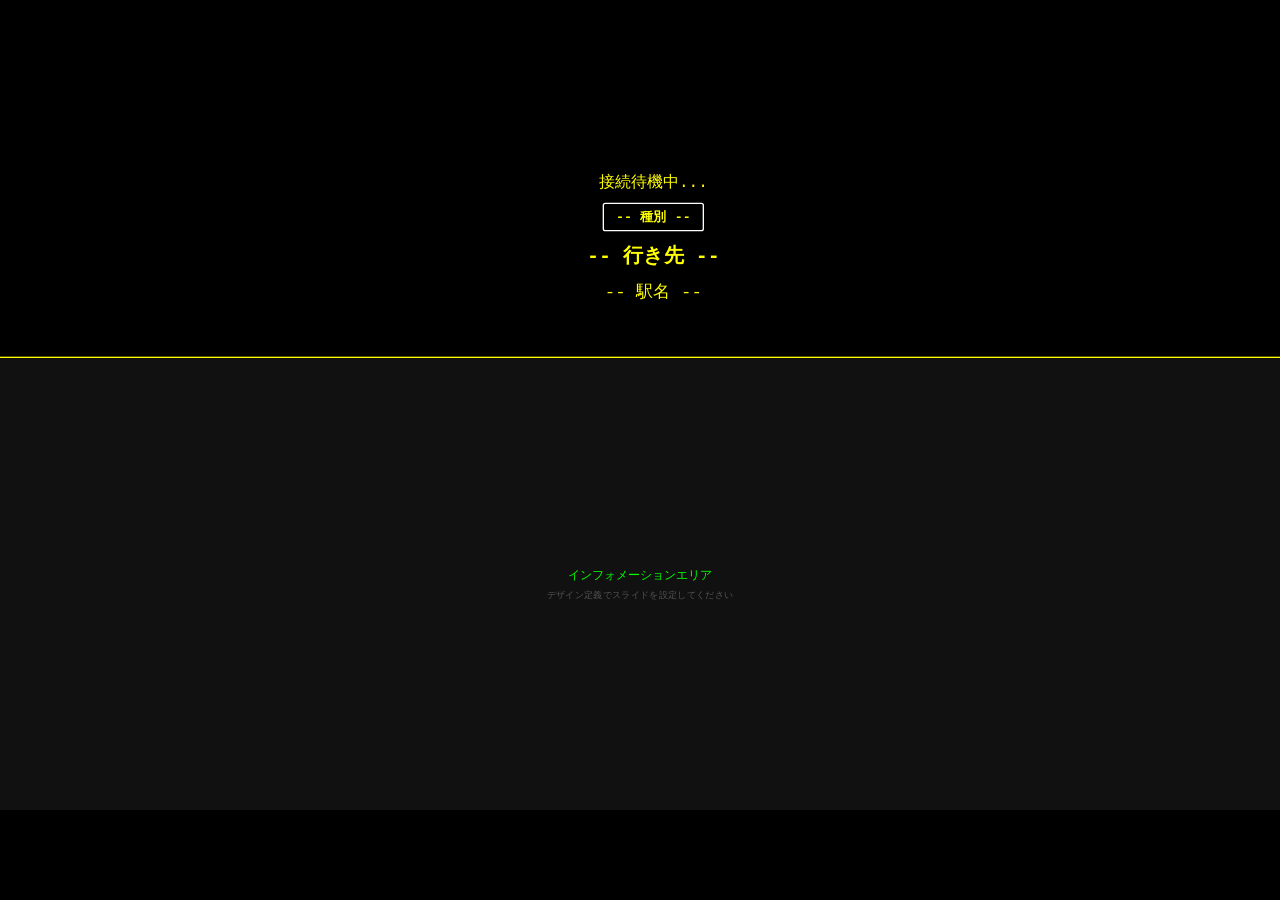
<file: viewer.html>
<!DOCTYPE html>
<html lang="ja">
<head>
  <meta charset="UTF-8">
  <title>LCD ビューア</title>
  <style>
    html, body {
      margin: 0; padding: 0;
      width: 100%; height: 100%;
      background: #000;
      overflow: hidden;
      display: flex;
      align-items: center;
      justify-content: center;
    }

    #viewport {
      width: 1920px;
      height: 1080px;
      transform-origin: center center;
      position: absolute;
      left: 50%;
      top: 50%;
      display: flex;
      flex-direction: column;
      overflow: hidden;
    }

    #mainAreaWrap {
      flex-shrink: 0;
      overflow: hidden;
      background: #000;
      border-bottom: 2px solid #ffff00;
    }

    #mainAreaWrap iframe {
      width: 100%;
      height: 100%;
      border: none;
      display: block;
    }

    #infoAreaWrap {
      flex: 1;
      overflow: hidden;
      background: #111;
      position: relative;
    }

    #infoAreaWrap iframe {
      width: 100%;
      height: 100%;
      border: none;
      display: block;
    }

    /* デザイン未設定時のフォールバック */
    .main-fallback {
      width: 100%; height: 100%;
      display: flex; flex-direction: column;
      align-items: center; justify-content: center;
      gap: 16px;
      color: #ffff00;
      font-family: 'Courier New', monospace;
      text-align: center; padding: 20px;
    }
    .main-fallback .fb-state    { font-size: 24px; }
    .main-fallback .fb-type     { font-size: 20px; font-weight: bold; padding: 6px 18px; border: 2px solid #fff; border-radius: 4px; }
    .main-fallback .fb-dest     { font-size: 30px; font-weight: bold; }
    .main-fallback .fb-sta      { font-size: 26px; }

    .info-fallback {
      width: 100%; height: 100%;
      display: flex; flex-direction: column;
      align-items: center; justify-content: center;
      color: #0f0; font-family: monospace; font-size: 18px; gap: 10px;
    }

    .slide-indicator {
      position: absolute; bottom: 8px; right: 12px;
      font-size: 12px; color: rgba(255,255,100,0.5);
      font-family: monospace; pointer-events: none;
    }
  </style>
</head>
<body>

<div id="viewport">
  <div id="mainAreaWrap" style="height:400px">
    <div class="main-fallback" id="mainFallback">
      <div class="fb-state" id="fbState">接続待機中...</div>
      <div class="fb-type"  id="fbType">-- 種別 --</div>
      <div class="fb-dest"  id="fbDest">-- 行き先 --</div>
      <div class="fb-sta"   id="fbSta">-- 駅名 --</div>
    </div>
  </div>
  <div id="infoAreaWrap">
    <div class="info-fallback" id="infoFallback">
      <div>インフォメーションエリア</div>
      <div style="color:#555;font-size:14px">デザイン定義でスライドを設定してください</div>
    </div>
    <div class="slide-indicator" id="slideIndicator"></div>
  </div>
</div>

<script>
// =====================================
// スケーリング（main.js 方式）
// =====================================
const DESIGN_W = 1920;
const DESIGN_H = 1080;

function updateScale() {
  const scale = Math.min(window.innerWidth / DESIGN_W, window.innerHeight / DESIGN_H);
  const vp = document.getElementById('viewport');
  vp.style.transform = `translate(-50%, -50%) scale(${scale})`;
}
window.addEventListener('resize', updateScale);
updateScale();

// =====================================
// 状態管理
// =====================================
let pendingPacket   = null;
let slideTimer      = null;
let currentSlideIdx = 0;
let currentSlides   = [];
let currentStateKey = null;
let currentMainHtml = null;

// =====================================
// postMessage 受信
// =====================================
window.addEventListener('message', (event) => {
  try {
    const pkt = event.data;
    if (pkt?.operation && pkt?.masterData) {
      pendingPacket = pkt;
      updateDisplay(pkt);
    }
  } catch (err) {
    console.warn('viewer message error:', err);
  }
});

// =====================================
// 表示更新
// =====================================
function updateDisplay(pkt) {
  const op     = pkt.operation;
  const design = pkt.masterData.design || {};

  // メインエリア
  const mainHtml   = design.mainPage?.html   || '';
  const mainHeight = parseInt(design.mainPage?.height) || 400;
  updateMainArea(mainHtml, mainHeight, pkt);

  // インフォエリア スライドショー
  const state     = op.currentState || 'running';
  const slides    = design.infoArea?.states?.[state] || [];
  const stateKey  = state + '|' + slides.map(s => s.html).join(',');

  if (stateKey !== currentStateKey) {
    currentStateKey = stateKey;
    startSlideshow(slides, pkt);
  } else {
    sendToInfoFrame(pkt);
  }

  updateFallback(op, pkt.masterData);
}

// =====================================
// メインエリア
// =====================================
function updateMainArea(html, height, pkt) {
  const wrap = document.getElementById('mainAreaWrap');
  wrap.style.height = height + 'px';

  if (!html) { showMainFallback(true); return; }

  if (html !== currentMainHtml) {
    currentMainHtml = html;
    showMainFallback(false);
    const old = document.getElementById('mainFrame');
    if (old) old.remove();
    const frame = document.createElement('iframe');
    frame.id = 'mainFrame';
    frame.setAttribute('scrolling', 'no');
    frame.addEventListener('load', () => sendToFrame(frame, pkt), { once: false });
    frame.src = html;
    wrap.appendChild(frame);
  } else {
    const frame = document.getElementById('mainFrame');
    if (frame) sendToFrame(frame, pkt);
  }
}

function showMainFallback(show) {
  const fb = document.getElementById('mainFallback');
  const fr = document.getElementById('mainFrame');
  if (fb) fb.style.display = show ? 'flex' : 'none';
  if (fr) fr.style.display = show ? 'none' : 'block';
}

// =====================================
// インフォエリア スライドショー
// =====================================
function startSlideshow(slides, pkt) {
  if (slideTimer) { clearTimeout(slideTimer); slideTimer = null; }
  currentSlideIdx = 0;
  if (!slides || slides.length === 0) { showInfoFallback(true); return; }
  showInfoFallback(false);
  showSlide(slides, pkt);
}

function showSlide(slides, pkt) {
  if (!slides || slides.length === 0) return;
  const slide = slides[currentSlideIdx % slides.length];
  updateSlideIndicator(currentSlideIdx, slides.length, slide);

  if (slide.html) {
    const wrap  = document.getElementById('infoAreaWrap');
    const oldFr = document.getElementById('infoFrame');
    if (oldFr && oldFr.getAttribute('data-src') === slide.html) {
      sendToFrame(oldFr, pkt || pendingPacket);
    } else {
      const frame = document.createElement('iframe');
      frame.id = 'infoFrame';
      frame.setAttribute('scrolling', 'no');
      frame.setAttribute('data-src', slide.html);
      frame.addEventListener('load', () => sendToFrame(frame, pkt || pendingPacket), { once: false });
      frame.src = slide.html;
      if (oldFr) oldFr.remove();
      else document.getElementById('infoFallback')?.remove();
      wrap.insertBefore(frame, wrap.querySelector('.slide-indicator'));
    }
  }

  slideTimer = setTimeout(() => {
    currentSlideIdx = (currentSlideIdx + 1) % slides.length;
    showSlide(slides, pendingPacket);
  }, (slide.duration || 5) * 1000);
}

function sendToInfoFrame(pkt) {
  const frame = document.getElementById('infoFrame');
  if (frame) sendToFrame(frame, pkt);
}

function showInfoFallback(show) {
  const wrap = document.getElementById('infoAreaWrap');
  let fb = document.getElementById('infoFallback');
  const fr = document.getElementById('infoFrame');
  if (show) {
    if (!fb) {
      fb = document.createElement('div');
      fb.id = 'infoFallback'; fb.className = 'info-fallback';
      fb.innerHTML = '<div>インフォメーションエリア</div>';
      wrap.insertBefore(fb, wrap.querySelector('.slide-indicator'));
    }
    fb.style.display = 'flex';
    if (fr) fr.style.display = 'none';
  } else {
    if (fb) fb.style.display = 'none';
    if (fr) fr.style.display = 'block';
  }
}

function updateSlideIndicator(idx, total, slide) {
  const el = document.getElementById('slideIndicator');
  if (el) el.textContent = total > 1 ? `${idx+1}/${total} · ${slide.duration||5}s` : '';
}

// =====================================
// postMessage 転送
// =====================================
function sendToFrame(frame, pkt) {
  if (!frame || !pkt) return;
  try { frame.contentWindow.postMessage(pkt, '*'); } catch {}
}

// =====================================
// フォールバック表示
// =====================================
function updateFallback(op, master) {
  const system = master.train?.systems?.find(s => s.id === op.currentSystemId);
  if (!system) return;
  const stations = [];
  (system.routes || []).forEach(r => {
    const rd = master.routes?.[r.lineId];
    if (rd?.stations) stations.push(...rd.stations);
  });
  const sta  = stations[op.currentStationIndex] || {};
  const type = master.train?.types?.find(t => t.id === op.currentTrainTypeId) || {};
  const lang = (op.displayLanguages || ['ja'])[Math.floor(Date.now() / ((op.displayInterval||3)*1000)) % (op.displayLanguages||['ja']).length];

  const labels = { running:'つぎは', arriving:'まもなく', stopping:'ただいま', departing:'発車します' };
  setText('fbState', (labels[op.currentState] || '') + ' ' + (sta.name?.[lang] || sta.name?.ja || ''));
  setText('fbType',  type.name?.[lang] || type.name?.ja || '--');
  const lastRoute = system.routes?.[system.routes.length - 1];
  setText('fbDest',  lastRoute ? (lastRoute.name || '') + 'ゆき' : '--');
  setText('fbSta',   sta.name?.[lang] || sta.name?.ja || '--');

  const typeEl = document.getElementById('fbType');
  if (typeEl && type.bg) { typeEl.style.background = type.bg; typeEl.style.color = type.fg || '#fff'; typeEl.style.borderColor = type.fg || '#fff'; }
}

function setText(id, text) {
  const el = document.getElementById(id);
  if (el) el.textContent = text;
}

// =====================================
// 初期化
// =====================================
window.addEventListener('load', () => {
  updateScale();
  if (window.opener && !window.opener.closed)
    window.opener.postMessage({ type: 'viewer-ready' }, '*');
});

window.addEventListener('beforeunload', () => {
  if (slideTimer) clearTimeout(slideTimer);
});
</script>
</body>
</html>
</file>
<file: menu.css>
* { box-sizing: border-box; }
            body {
                margin: 0;
                min-height: 100vh;
                font-family: 'Noto Sans JP', 'Public Sans', sans-serif;
                background: #f4f6fb;
                color: #202124;
            }
            header {
                padding: 1rem 1.5rem;
                background: #0f172a;
                color: #f8fafc;
                display: flex;
                flex-wrap: wrap;
                align-items: center;
                gap: 1rem;
            }
            header h1 {
                margin: 0;
                font-size: 1.3rem;
                flex: 1 1 auto;
            }
            main {
                padding: 1.5rem;
                display: flex;
                flex-direction: column;
                gap: 1.5rem;
            }
            .card {
                background: #ffffff;
                border: 1px solid #e2e8f0;
                border-radius: 16px;
                padding: 1.25rem;
                box-shadow: 0 10px 30px rgba(15, 23, 42, 0.05);
            }
            .control-row {
                display: flex;
                flex-wrap: wrap;
                gap: 0.75rem;
                align-items: center;
            }
            .station-arrow-buttons, .status-arrow-buttons, .reverse-button {
                display: flex;
                gap: 0.5rem;
            }
            .station-arrow-buttons button, .status-arrow-buttons button, .reverse-button button  {
                padding: 0.5rem 0.6rem;
                border: 1px solid #cbd5e1;
                border-radius: 8px;
                background: #ffffff;
                cursor: pointer;
                transition: background-color 0.2s ease;
                min-width: 40px;
                font-weight: bold;
            }
            .station-arrow-buttons button:disabled, .status-arrow-buttons button:disabled, .reverse-button button:disabled {
                opacity: 0.55;
                cursor: not-allowed;
            }
            .control-row label {
                font-weight: 700;
            }
            #configFile,
            #originStation,
            #terminalStation,
            #trainType,
            #currentStation,
            #currentStatus,
            #startButton,
            #pauseButton {
                padding: 0.5rem 0.6rem;
                border: 1px solid #cbd5e1;
                border-radius: 8px;
                background: #ffffff;
                min-width: 220px;
            }
            #startButton {
                cursor: pointer;
                transition: background-color 0.2s ease;
            }
            #startButton:disabled {
                opacity: 0.55;
                cursor: not-allowed;
            }
            #status {
                margin-top: 0.8rem;
                color: #334155;
                line-height: 1.6;
            }
            .fullscreen {
                padding: 0 !important;
            }
            iframe {
                width: 100%;
                height: 100%;
                border: none;
                margin: 0;
                padding: 0;
                display: block;
                overflow: hidden;
                background: transparent;
            }
            @media (max-width: 720px) {
                header, main {
                    padding-left: 1rem;
                    padding-right: 1rem;
                }
                iframe {
                    min-height: 180px;
                }
            }
            @media (max-width: 720px) {
                header, main {
                    padding-left: 1rem;
                    padding-right: 1rem;
                }
                iframe {
                    min-height: 320px;
                }
            }
</file>
<file: config/pages/main01/main01.css>
body {
    background-color: #202020;
    text-align: center;
    height: 370px;
    width: 1920px;
}

:root {
    --config-color: #ff0000;
    --type-background: #ffffff;
    --type-color: #000000;
    --jp-opacity: 0;
    --en-opacity: 1;
    --kana-opacity: 0;
}

* {
    margin: 0px;
    position: absolute;
    font-family: "M PLUS 1p", sans-serif;
    font-weight: 500;
    font-style: normal;
    white-space: nowrap;
    box-sizing: border-box;
    color: white;
}

#main {
    width: 100%;
    height: 100%;
}


.jp {
    opacity: var(--jp-opacity);
}

.en {
    opacity: var(--en-opacity);
}

.kana {
    opacity: var(--kana-opacity);
}

.jp.kana {
    opacity: calc(var(--jp-opacity) + var(--kana-opacity));;
}


#arrow {
    background-color: var(--config-color);
    width: 538px;
    height: 370px;
    left: 0px;
    top: 0px;
    clip-path: polygon(0% 0%, 90% 0%, 100% 50%, 90% 100%, 0 100%);
}

#type-box {
    position: absolute;
    background: var(--type-background);
    color: black;
    top: 22px;
    left: 22px;
    width: 440px;
    height: 140px;
    border-radius: 8px;
    border-color: black;
    border-style: solid;
}

.type {
    /* type-box内 */
    width: 100%;
    height: 100%;
    
    left: -10px;
    font-weight: 800;
    color: var(--type-color);
    font-style: italic;
    line-height: 130px;
    text-align: center;
    transform-origin: 0px;
}

.type.jp {
    font-size: 100px;
}

.type.en {
    font-size: 120px;
}

.destination {
    color: contrast-color(var(--config-color));
    font-weight: 600;
}

.destination.name {
    left: 40px;
    font-size: 80px;
    line-height: 90px;
    transform-origin: left;
    text-align: left;
    -webkit-text-stroke: 2px black;
}

.destination.name.jp {
    top: 200px;
}

.destination.name.en {
    top: 207px;
    left: 120px;
}

.destination.pre.jp {
    top: 280px;
    left: 350px;
    font-size: 55px;
}

.destination.pre.en {
    top: 
    220px;
    left: 20px;
    font-size: 55px;
}

.numbering {
    border-color: var(--config-color);
    color: #000000;
    font-family: "Istok Web", sans-serif;
    font-weight: 700;
}

#numbering-box {
    left: 555px;
    bottom: 20px;
    width: 190px;
    height: 190px;
    border: solid 3px;
    text-align: -webkit-center;
    border-radius: 25px;
    display: flex;
    justify-content: center;
    text-align: center;
    background: black;
    border-color: black;
}

#numbering-box.with-sta-code {
    height: 240px;
    /* border-color: white; */
}

#numbering-box.hidden {
    visibility: hidden;
}

#numbering {
    border-style: solid;
    /* left: 10px; */
    bottom: 7px;
    height: 170px;
    width: 170px;
    border-radius: 17px;
    border-width: 20px;
    background: white;
    display: flex;
    justify-content: center;
    text-align: center;
}

#sta-code {
    color: white;
    top: 0px;
    font-size: 60px;
    line-height: 65px;
}

#line-code {
    top: 5px;
    font-size: 60px;
    line-height: 56px;
}

#sta-number {
    bottom: 0px;
    font-size: 80px;
    line-height: 65px;
    letter-spacing: 5px;
}


.sta.pre {
    top: 13px;
    left: 565px;
    font-size: 60px;
    font-weight: 500;
    color: white;
}

#sta-field {
    top: 110px;
    height: 250px;
    left: 790px;
    width: 970px;
}



.sta.name {
    font-size: 240px;
    line-height: 240px;
    transform-origin: 0px;
}

.sta.name.en {
    top: -15px;
    font-weight: 550;
}




.letter-2 {
    
    letter-spacing: 1em;
    text-indent: 0.5em;
}

.letter-3 {
    
    letter-spacing: 0.5em;
}

.letter-5 {
    scale: 87% 100%;
    letter-spacing: -0.08em;
}

.letter-6 {
    scale: 71% 100%;
    letter-spacing: -0.08em;
}

.letter-7 {
    scale: 64% 100%;
    letter-spacing: -0.12em;
}


.letter-2-in-5 {
    
    letter-spacing: 2em;
    text-indent: 0.5em;
}

.letter-3-in-5 {
    
    letter-spacing: 0.5em;
    text-indent: 0.25em;
}

.letter-4-in-5 {
    
    
    text-indent: 0.5em;
}

.letter-6-in-5 {
    scale: 90% 100%;
    letter-spacing: -0.08em;
}

.letter-7-in-5 {
    scale: 80% 100%;
    letter-spacing: -0.12em;
}

.no-letter-adjustment {

}
</file>
<file: config/pages/map01/map01.css>
body {
    background-color: black;
    width: 100%;
}

* {
    margin: 0px;
    position: absolute;
    font-family: "M PLUS 1p", sans-serif;
    font-weight: 500;
    font-style: normal;
    white-space: nowrap;
    box-sizing: border-box;
}

:root {
    --config-color: rgb(212, 212, 47);
    --type-background: #ffffff;
    --type-color: #000000;
    --jp-opacity: 1;
    --en-opacity: 0;
}

.jp {
    opacity: var(--jp-opacity);
}

.en {
    opacity: var(--en-opacity);
}

.contrast {
    color: contrast-color(var(--config-color));
}




#main, #info {
    opacity: 100%;
}


#info {
    background-color: white;
    text-align: center;
    height: 780px;
    width: 1920px;
}



/* #menu {
    background-color: black;
    height: 3em;
    color: white;
} */

.letter-2 {
    /* scale: 87% 100%; */
    letter-spacing: 1em;
    text-indent: 0.5em;
}

.letter-3 {
    /* scale: 87% 100%; */
    letter-spacing: 0.5em;
}

.letter-5 {
    scale: 87% 100%;
    letter-spacing: -0.08em;
}

.letter-6 {
    scale: 71% 100%;
    letter-spacing: -0.08em;
}

.letter-7 {
    scale: 64% 100%;
    letter-spacing: -0.12em;
}


.letter-2-in-5 {
    /* scale: 87% 100%; */
    letter-spacing: 2em;
    text-indent: 0.5em;
}

.letter-3-in-5 {
    /* scale: 87% 100%; */
    letter-spacing: 0.5em;
    text-indent: 0.25em;
}

.letter-4-in-5 {
    /* scale: 87% 100%; */
    /* letter-spacing: -0.08em; */
    text-indent: 0.5em;
}

.letter-6-in-5 {
    scale: 90% 100%;
    letter-spacing: -0.08em;
}

.letter-7-in-5 {
    scale: 80% 100%;
    letter-spacing: -0.12em;
}

.v-letter-2 {
    /* scale: 87% 100%; */
    letter-spacing: 2em;
    /* text-indent: 0.5em; */
}

.v-letter-3 {
    /* scale: 87% 100%; */
    letter-spacing: 0.5em;
    /* text-indent: 0.5em; */
}

.v-letter-4 {
    /* scale: 87% 100%; */
    letter-spacing: 0.02em;
    text-indent: -0.17em;
}

.v-letter-5 {
    scale: 100% 90%;
    letter-spacing: -0.1em;
    /* text-indent: 0.5em; */
}

.v-letter-6 {
    scale: 100% 75%;
    letter-spacing: -0.1em;
    /* text-indent: 0.5em; */
}

.v-letter-7 {
    scale: 100% 66%;
    letter-spacing: -0.12em;
    /* text-indent: 0.5em; */
}


#bg, #bgimg {
    top: 0px;
    width: 1920px;
    opacity: 50%;
}



#detail-map {
    /* border: solid; */
    display: flex;
    justify-content: left;
    left: 130px;
    height: 730px;
    width: 1660px;
}


.dmc {
    position: relative;
    display: flex;
    justify-content: center;
    text-align: center;
    /* border: solid; */
    width: 12.5%;
    height: 100%;
}

.dmc.blank {
    visibility: hidden !important;
}

.dmc-sta-name.jp {
    /* border: solid; */
    -webkit-writing-mode: vertical-rl;
    writing-mode: vertical-rl;
    font-size: 77px;
    top: 30px;
    height: 325px;
    transform-origin: top;
    position: absolute;
    transform: translateX(-50%);
    left: 50%;
    font-family: sans-serif;
}

.dmc-sta-name.kana {
    font-weight: 600;
}

.dmc-sta-name.en {
    /* border: solid; */
    font-size: 69px;
    top: 330px;
    height: 80px;
    transform-origin: left top;
    left: 67px;
    rotate: -64deg;
    line-height: 60px;
    text-align: left;
    letter-spacing: -0.03em;
    font-weight: 550;
}

.dmc-sta-name.en.two-row {
    left: 25px;
    height: 150px;
    text-indent: -0.5em;
    padding-left: 0.5em;
    white-space: pre;
}

.grey {
    color: grey;
}

.dmc-line {
    /* border: solid; */
    top: 360px;
    width: 50%;
    height: 113px;
    background: var(--config-color);
}

.dmc-line.left {
    right: 50%;
    rotate: 180deg;
}

.dmc-line.right {
    left: 50%;
}

.dmc-line.right.continue {
    width: 80%;
    clip-path: polygon(0% 0%, 80% 0%, 100% 50%, 80% 100%, 0% 100%);
}

.-dmc-line.right.end {
    width: 80%;
    clip-path: polygon(0% 0%, 80% 0%, 100% 50%, 80% 100%, 0% 100%);
    background: linear-gradient(to right, var(--config-color) 65%, white 65%, white 70%, grey 70%);
}

.dmc-line.right.omit-start, .dmc-line.left.omit-end {
    width: 51%;
    clip-path: url(#wave-right);
}

.-dmc-line.right.terminal-end, .-dmc-line.left.terminal-start {
    width: 80%;
    border-radius: 0px 15px 15px 0px;
}

.dmc-line.grey {
    background: grey !important;
}

.dmc-numbering {
    border: solid;
    top: 480px;
    /* left: 53px; */
    width: 65px;
    height: 65px;
    border-color: var(--config-color);
    border-radius: 5px;
    border-width: 7px;
    display: flex;
    justify-content: center;
    text-align: center;
}

.dmc-numbering.hidden {
    visibility: hidden;
}

.dmc-numbering-line-code {
    font-size: 22px;
    line-height: 25px;
    font-weight: 700;
}

.dmc-numbering-sta-number {
    top: 20px;
    font-size: 28px;
    line-height: 30px;
    font-weight: 700;
}

.dmc-circle {
    top: 368px;
    width: 95px;
    height: 95px;
    border-radius: 50%;
    /* border: solid; */
    font-family: "Public Sans", sans-serif;
    font-size: 75px;
    font-weight: 700;
    letter-spacing: -0.06em;
    text-indent: -0.04em;
    background: white;
}

/* .dmc-circle.grey {
    width: 30px;
    height: 30px;
    top: 400px;
} */

.dmc-circle.now, .dmc-circle.grey {
    width: 50px;
    height: 50px;
    top: 393px;
}

.dmc-circle.next {
    background: yellow;
    border: solid 5px white;
}

.dmc-circle.pass {
    background: grey;
    border-radius: unset;
    clip-path: polygon(35% 10%, 45% 10%, 75% 50%, 45% 90%, 35% 90%, 65% 50%);
}
.dmc-circle.passed {
    background: white;
    border-radius: unset;
    clip-path: polygon(35% 10%, 45% 10%, 75% 50%, 45% 90%, 35% 90%, 65% 50%);
    /* clip-path: polygon(35% 10%, 55% 10%, 75% 50%, 55% 90%, 35% 90%, 55% 50%); */
}

.marker-border, .marker-main {
    visibility: hidden;
}



.marker-border {
    width: 200px;
    height: 140px;
    top: 347px;
    left: 0px;
    background: white;
}

.marker-main {
    width: calc(100% - 20px);
    height: calc(100% - 20px);
    top: 10px;
    left: 9px;
    background: red;
}

.marker-border.running {
    left: -70px;
    width: 130px;
}
.marker-main.running {
    width: calc(100% - 25px);
    left: 16.5px
}

.marker-main.running, .marker-border.running {
    visibility: visible;
    clip-path: polygon(0% 0%, 60% 0%, 100% 50%, 60% 100%, 0% 100%, 40% 50%);
}

.marker-main.stopping, .marker-border.stopping {
    visibility: visible;
    clip-path: polygon(0% 0%, 80% 0%, 100% 50%, 80% 100%, 0% 100%);
}
</file>
